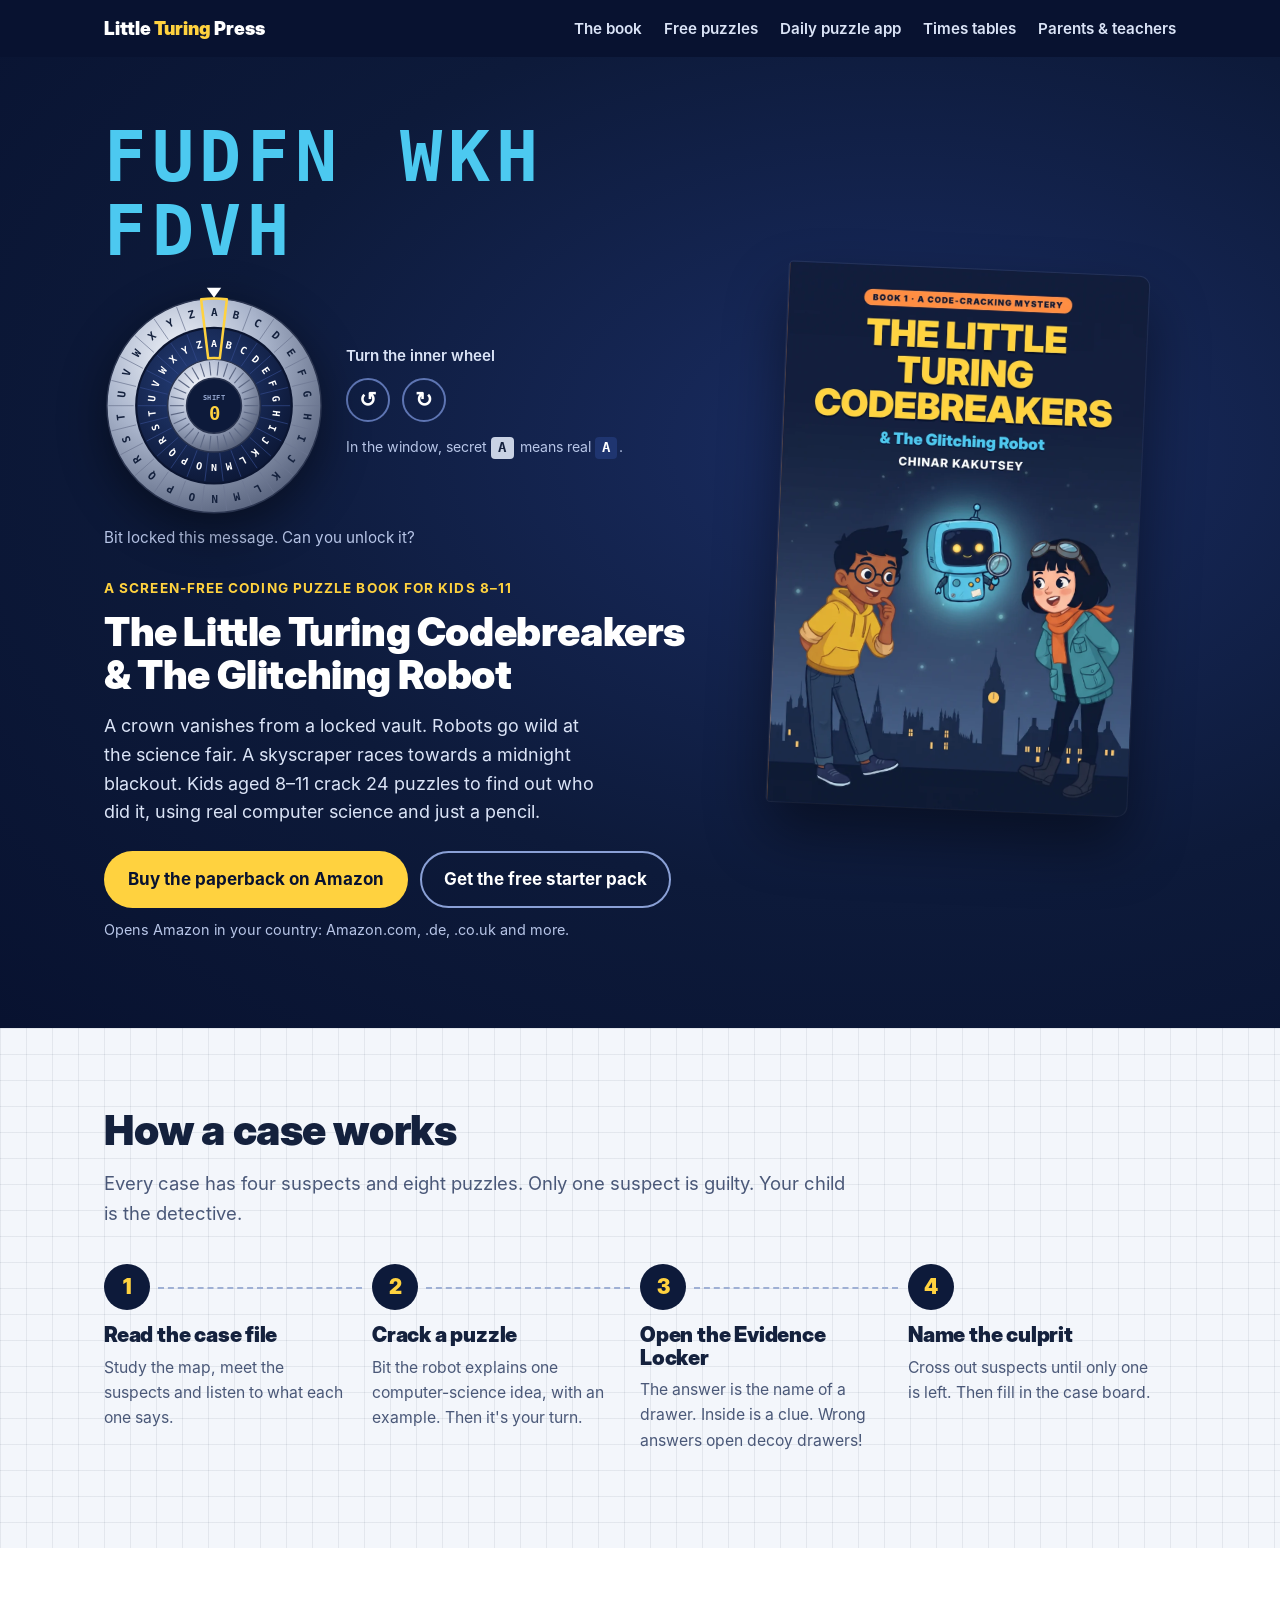
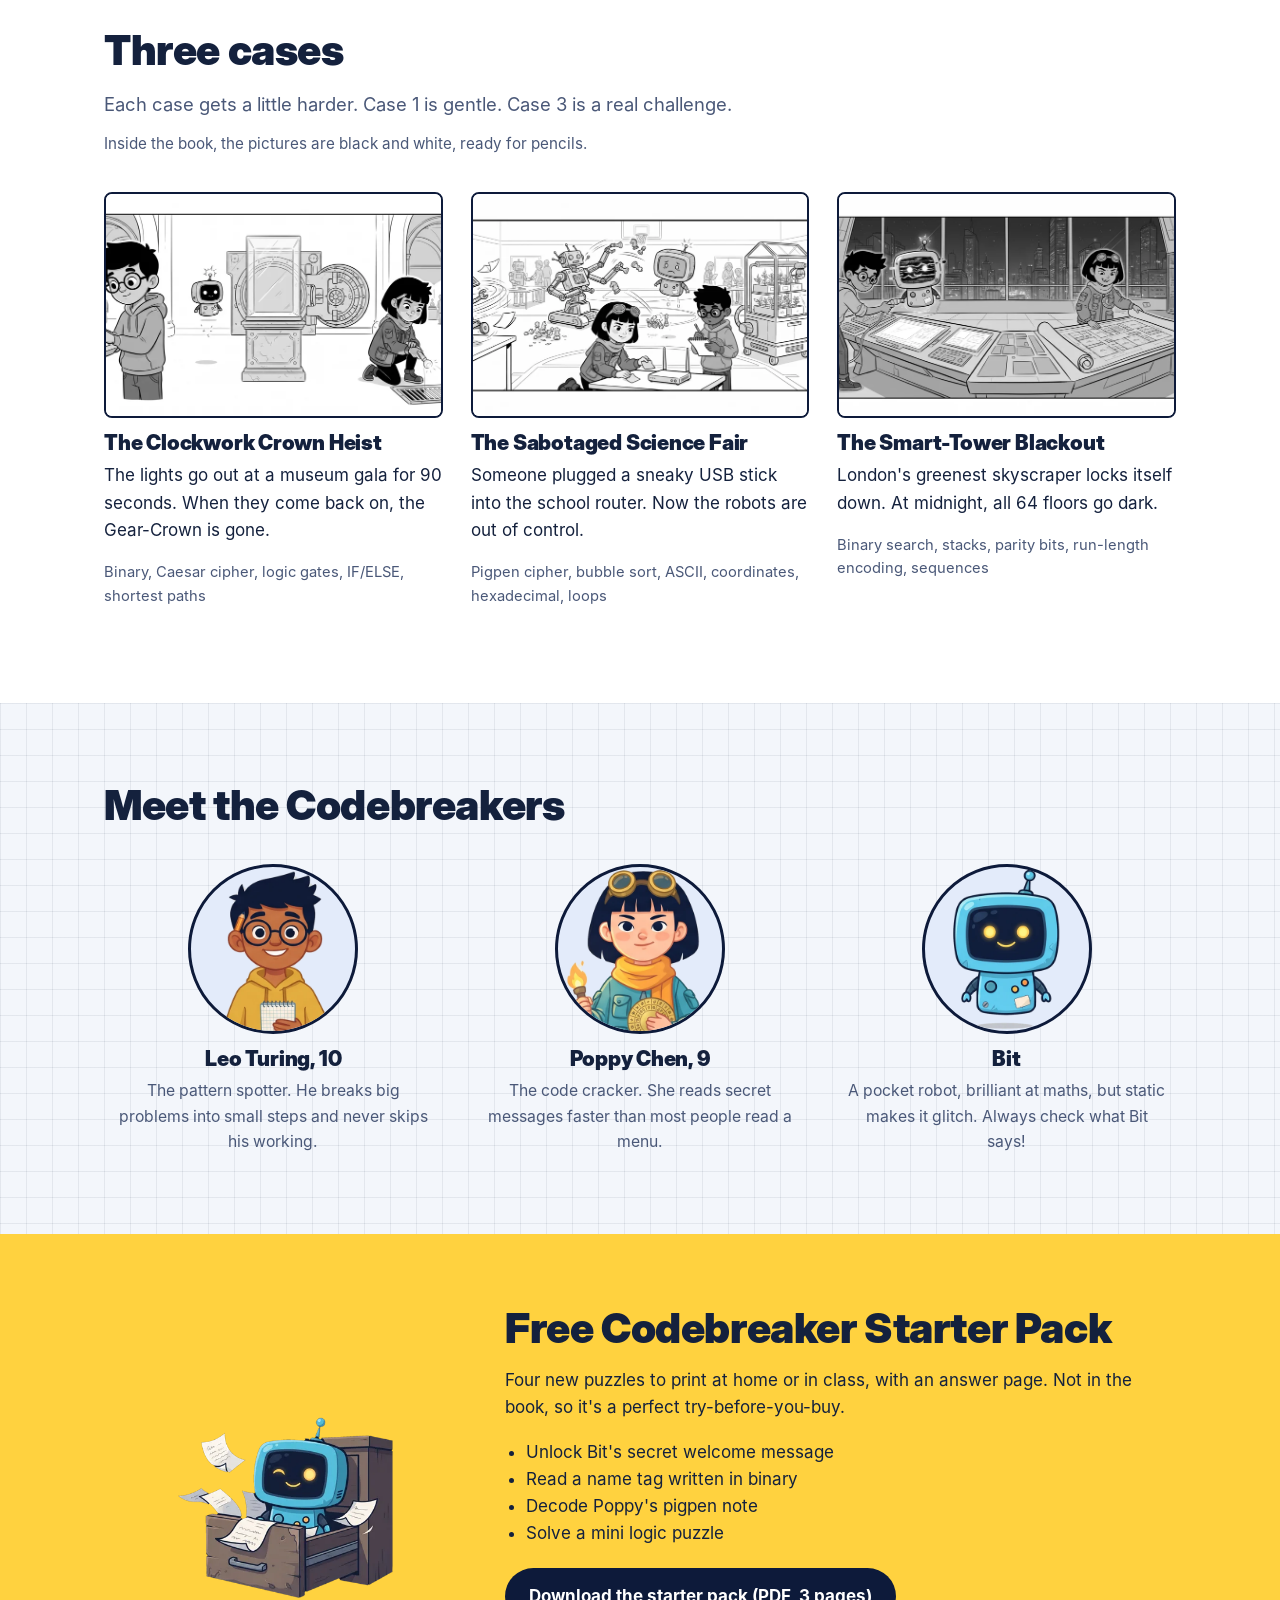
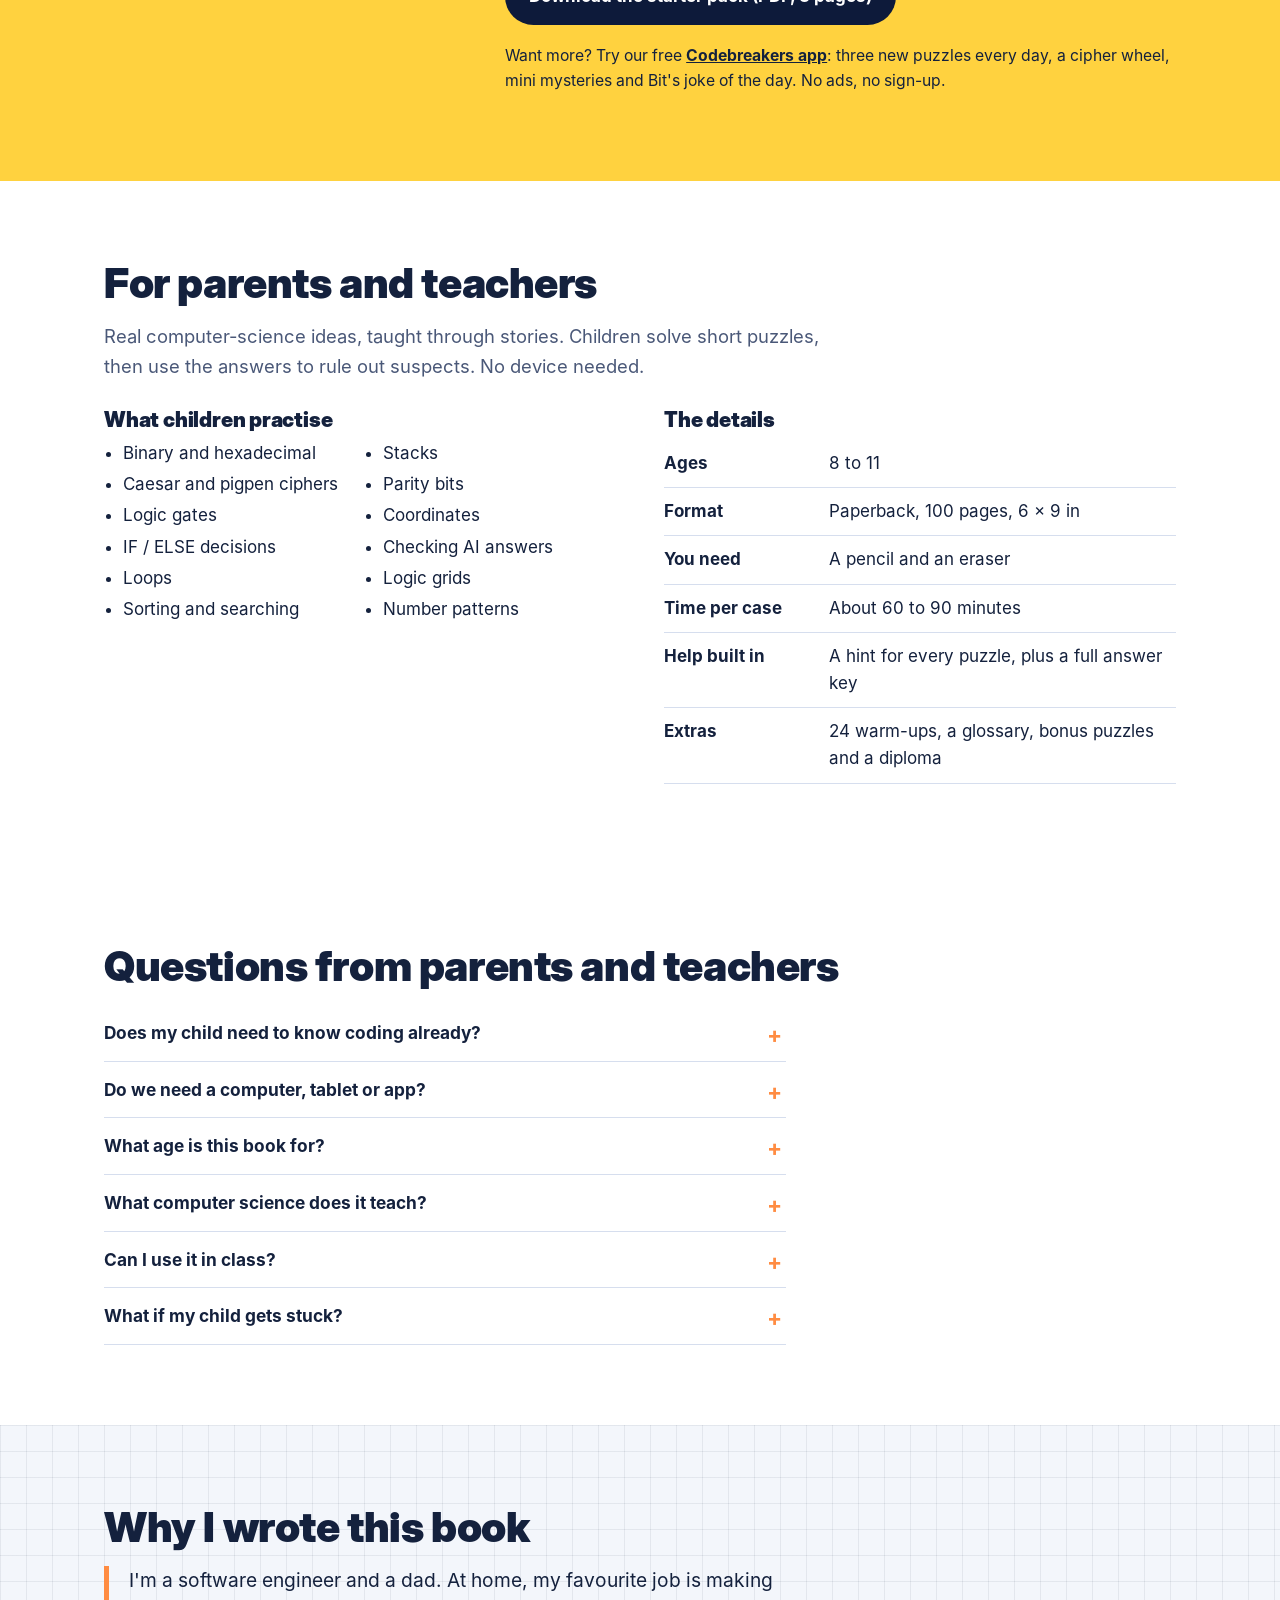
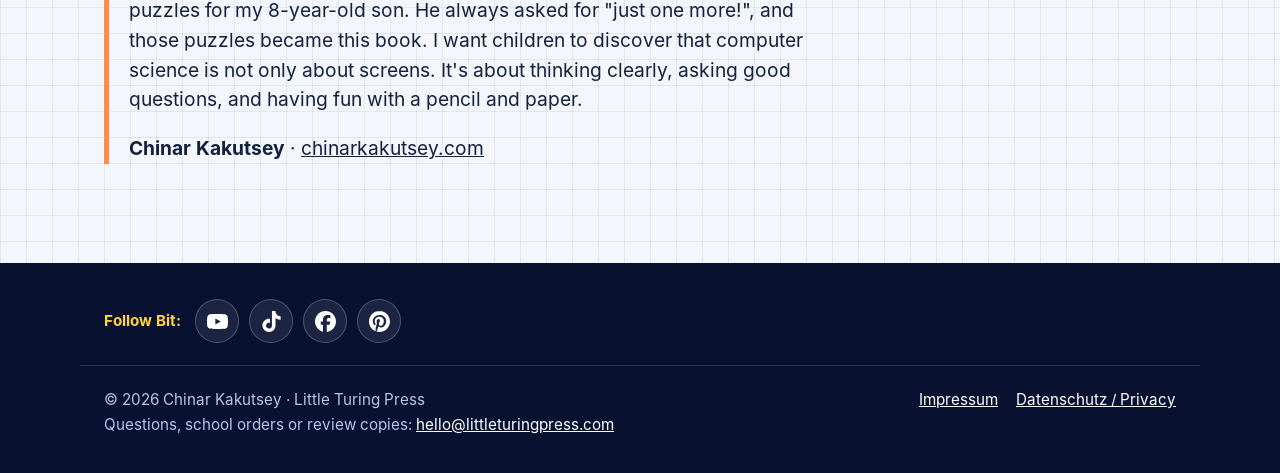
<file: index.html>
<!doctype html>
<html lang="en">
<head>
<meta charset="utf-8">
<meta name="viewport" content="width=device-width, initial-scale=1">
<title>Coding Puzzle Book for Kids 8–11 · The Little Turing Codebreakers</title>
<meta name="description" content="Three mysteries, 24 code-cracking puzzles. Kids aged 8–11 learn binary, ciphers, logic and algorithms with a pencil, no screen needed. Free printable starter pack.">
<meta name="author" content="Chinar Kakutsey">
<meta name="theme-color" content="#0d1a3a">
<link rel="canonical" href="https://littleturingpress.com/">
<link rel="icon" href="assets/favicon.svg" type="image/svg+xml">
<link rel="apple-touch-icon" href="assets/apple-touch-icon.png">
<link rel="preload" href="assets/fonts/InterDisplay-Black.woff" as="font" type="font/woff" crossorigin>
<link rel="stylesheet" href="assets/site.css?v=8">
<meta property="og:site_name" content="Little Turing Press">
<meta property="og:locale" content="en_GB">
<meta property="og:title" content="The Little Turing Codebreakers & The Glitching Robot">
<meta property="og:description" content="A screen-free coding mystery for kids 8–11. Crack the codes, open the Evidence Locker, catch the culprit.">
<meta property="og:image" content="https://littleturingpress.com/assets/img/og-image.jpg">
<meta property="og:image:width" content="1200">
<meta property="og:image:height" content="630">
<meta property="og:image:alt" content="The Little Turing Codebreakers book cover with Leo, Poppy and Bit the robot.">
<meta property="og:url" content="https://littleturingpress.com/">
<meta property="og:type" content="book">
<meta property="book:author" content="Chinar Kakutsey">
<meta name="twitter:card" content="summary_large_image">
<script type="application/ld+json">
{
  "@context": "https://schema.org",
  "@graph": [
    {
      "@type": "Organization",
      "@id": "https://littleturingpress.com/#publisher",
      "name": "Little Turing Press",
      "url": "https://littleturingpress.com/",
      "logo": "https://littleturingpress.com/assets/apple-touch-icon.png",
      "email": "hello@littleturingpress.com",
      "sameAs": ["https://www.youtube.com/@littleturingpress", "https://www.tiktok.com/@littleturingpress", "https://www.facebook.com/profile.php?id=61596338522125", "https://www.pinterest.com/littleturingpress/"],
      "founder": { "@id": "https://chinarkakutsey.com/#person" }
    },
    {
      "@type": "Person",
      "@id": "https://chinarkakutsey.com/#person",
      "name": "Chinar Kakutsey",
      "url": "https://chinarkakutsey.com/",
      "jobTitle": "Software engineer and children's author"
    },
    {
      "@type": "WebSite",
      "@id": "https://littleturingpress.com/#website",
      "url": "https://littleturingpress.com/",
      "name": "Little Turing Press",
      "inLanguage": "en",
      "publisher": { "@id": "https://littleturingpress.com/#publisher" }
    },
    {
      "@type": "Book",
      "@id": "https://littleturingpress.com/#book",
      "name": "The Little Turing Codebreakers & The Glitching Robot",
      "alternateName": "The Little Turing Codebreakers, Book 1",
      "description": "A screen-free coding mystery puzzle book for kids aged 8–11. Three cases and 24 puzzles teach binary, ciphers, logic gates, loops, sorting and searching with just a pencil.",
      "url": "https://littleturingpress.com/",
      "image": "https://littleturingpress.com/assets/img/cover.webp",
      "author": { "@id": "https://chinarkakutsey.com/#person" },
      "publisher": { "@id": "https://littleturingpress.com/#publisher" },
      "inLanguage": "en",
      "bookFormat": "https://schema.org/Paperback",
      "numberOfPages": 100,
      "genre": ["Children's puzzle book", "Mystery", "Computer science for kids"],
      "isPartOf": { "@type": "BookSeries", "name": "The Little Turing Codebreakers" },
      "position": 1,
      "typicalAgeRange": "8-11",
      "audience": { "@type": "PeopleAudience", "suggestedMinAge": 8, "suggestedMaxAge": 11 },
      "about": ["Binary numbers", "Caesar cipher", "Pigpen cipher", "Logic gates", "Algorithms", "Sorting", "Binary search", "Hexadecimal", "Computational thinking"],
      "character": [
        { "@type": "Person", "name": "Leo Turing" },
        { "@type": "Person", "name": "Poppy Chen" },
        { "@type": "Person", "name": "Bit" }
      ]
    }
  ]
}
</script>
</head>
<body>

<header class="site-head has-menu">
  <div class="wrap">
    <a class="brand" href="./">Little <span>Turing</span> Press</a>
    <button class="menu-btn" type="button" aria-expanded="false" aria-controls="main-nav" aria-label="Menu"><span></span><span></span><span></span></button>
    <nav class="nav" id="main-nav" aria-label="Main">
      <a href="#book">The book</a>
      <a href="#free">Free puzzles</a>
      <a href="app/">Daily puzzle app</a>
      <a href="app/times.html">Times tables</a>
      <a href="#parents">Parents &amp; teachers</a>
    </nav>
  </div>
</header>

<main>
<section class="hero" id="book">
  <div class="wrap">
    <div>
      <div class="cipher" id="cipher">
        <p class="cipher-text" id="cipher-text" aria-live="polite">FUDFN WKH FDVH</p>
        <div class="dial">
          <svg class="wheel" id="wheel" viewBox="-152 -164 304 316" role="slider" tabindex="0" aria-label="Cipher wheel" aria-valuemin="0" aria-valuemax="25" aria-valuenow="0">
            <defs>
              <radialGradient id="w-metal" cx="35%" cy="28%" r="85%"><stop offset="0" stop-color="#f4f7fc"/><stop offset=".45" stop-color="#aab5cc"/><stop offset="1" stop-color="#4a5570"/></radialGradient>
              <radialGradient id="w-face" cx="40%" cy="35%" r="75%"><stop offset="0" stop-color="#26407c"/><stop offset="1" stop-color="#0a1430"/></radialGradient>
              <radialGradient id="w-knob" cx="35%" cy="30%" r="80%"><stop offset="0" stop-color="#f6f8fd"/><stop offset=".5" stop-color="#a9b4cc"/><stop offset="1" stop-color="#4b556e"/></radialGradient>
            </defs>
            <polygon class="w-ptr" points="0,-149 -10,-163 10,-163"/>
            <circle r="148" fill="url(#w-metal)"/>
            <circle r="148" fill="none" stroke="#2b3550" stroke-width="2"/>
            <g class="w-outer"></g>
            <circle r="109" fill="#0b1531"/>
            <g class="w-rot">
              <circle r="106" fill="url(#w-face)"/>
              <g class="w-inner"></g>
              <circle r="64" fill="url(#w-knob)" stroke="#2b3550" stroke-width="2"/>
              <g class="w-grip"></g>
            </g>
            <circle r="38" fill="#0d1a3a" stroke="#2b3550" stroke-width="2"/>
            <text class="w-cap" y="-8" text-anchor="middle">SHIFT</text>
            <text class="w-num" id="wheel-num" y="20" text-anchor="middle">0</text>
            <path class="w-win" d=""/>
          </svg>
          <div class="dial-side">
            <p class="dial-label">Turn the inner wheel</p>
            <div class="dial-ctl">
              <button class="dial-btn" type="button" id="dial-minus" aria-label="Turn the wheel back one step">↺</button>
              <button class="dial-btn" type="button" id="dial-plus" aria-label="Turn the wheel forward one step">↻</button>
            </div>
            <p class="dial-key">In the window, secret <b>A</b> means real <b class="real" id="key-real">A</b>.</p>
          </div>
        </div>
        <p class="cipher-note" id="cipher-note">Bit locked this message. Can you unlock it?</p>
      </div>

      <p class="eyebrow">A screen-free coding puzzle book for kids 8–11</p>
      <h1>The Little Turing Codebreakers &amp; The Glitching Robot</h1>
      <p class="sub">A crown vanishes from a locked vault. Robots go wild at the science fair. A skyscraper races towards a midnight blackout. Kids aged 8–11 crack 24 puzzles to find out who did it, using real computer science and just a pencil.</p>
      <div class="buttons">
        <a class="btn btn-primary" href="https://mybook.to/aDLbyq" rel="noopener" data-goatcounter-click="buy-amazon">Buy the paperback on Amazon</a>
        <a class="btn btn-ghost" href="#free">Get the free starter pack</a>
      </div>
      <p class="store-note">Opens Amazon in your country: Amazon.com, .de, .co.uk and more.</p>
    </div>
    <img class="cover" src="assets/img/cover.webp" width="900" height="1350" alt="Book cover: Bit the robot holding a magnifying glass, with Leo and Poppy, above the London skyline at night.">
  </div>
</section>

<section class="paper">
  <div class="wrap">
    <h2>How a case works</h2>
    <p class="lead measure">Every case has four suspects and eight puzzles. Only one suspect is guilty. Your child is the detective.</p>
    <ol class="steps">
      <li><h3>Read the case file</h3><p>Study the map, meet the suspects and listen to what each one says.</p></li>
      <li><h3>Crack a puzzle</h3><p>Bit the robot explains one computer-science idea, with an example. Then it's your turn.</p></li>
      <li><h3>Open the Evidence Locker</h3><p>The answer is the name of a drawer. Inside is a clue. Wrong answers open decoy drawers!</p></li>
      <li><h3>Name the culprit</h3><p>Cross out suspects until only one is left. Then fill in the case board.</p></li>
    </ol>
  </div>
</section>

<section class="paper plain">
  <div class="wrap">
    <h2>Three cases</h2>
    <p class="lead measure">Each case gets a little harder. Case 1 is gentle. Case 3 is a real challenge.</p>
    <p class="inside-note">Inside the book, the pictures are black and white, ready for pencils.</p>
    <div class="cases">
      <article class="case">
        <img src="assets/img/case1.webp" width="1100" height="467" alt="Leo, Poppy and Bit at the empty display case in a museum vault." loading="lazy">
        <h3>The Clockwork Crown Heist</h3>
        <p>The lights go out at a museum gala for 90 seconds. When they come back on, the Gear-Crown is gone.</p>
        <p class="topics">Binary, Caesar cipher, logic gates, IF/ELSE, shortest paths</p>
      </article>
      <article class="case">
        <img src="assets/img/case2.webp" width="1100" height="467" alt="Robots going wild in a school gym while Poppy finds a note by the router." loading="lazy">
        <h3>The Sabotaged Science Fair</h3>
        <p>Someone plugged a sneaky USB stick into the school router. Now the robots are out of control.</p>
        <p class="topics">Pigpen cipher, bubble sort, ASCII, coordinates, hexadecimal, loops</p>
      </article>
      <article class="case">
        <img src="assets/img/case3.webp" width="1100" height="467" alt="Leo plugs Bit into a control desk at the top of a dark skyscraper." loading="lazy">
        <h3>The Smart-Tower Blackout</h3>
        <p>London's greenest skyscraper locks itself down. At midnight, all 64 floors go dark.</p>
        <p class="topics">Binary search, stacks, parity bits, run-length encoding, sequences</p>
      </article>
    </div>
  </div>
</section>

<section class="paper">
  <div class="wrap">
    <h2>Meet the Codebreakers</h2>
    <div class="team">
      <div class="member"><img src="assets/img/leo.webp" width="420" height="420" alt="Leo, a boy with glasses and a yellow hoodie, holding a notebook." loading="lazy"><h3>Leo Turing, 10</h3><p>The pattern spotter. He breaks big problems into small steps and never skips his working.</p></div>
      <div class="member"><img src="assets/img/poppy.webp" width="420" height="420" alt="Poppy, a girl with goggles and an orange scarf, holding a torch and a cipher wheel." loading="lazy"><h3>Poppy Chen, 9</h3><p>The code cracker. She reads secret messages faster than most people read a menu.</p></div>
      <div class="member"><img src="assets/img/bit.webp" width="420" height="420" alt="Bit, a small blue robot with a screen for a face." loading="lazy"><h3>Bit</h3><p>A pocket robot, brilliant at maths, but static makes it glitch. Always check what Bit says!</p></div>
    </div>
  </div>
</section>

<section class="freebie" id="free">
  <div class="wrap">
    <img src="assets/img/bit-drawer.webp" width="500" height="500" alt="Bit the robot popping out of a filing drawer full of papers." loading="lazy">
    <div>
      <h2>Free Codebreaker Starter Pack</h2>
      <p class="measure">Four new puzzles to print at home or in class, with an answer page. Not in the book, so it's a perfect try-before-you-buy.</p>
      <ul>
        <li>Unlock Bit's secret welcome message</li>
        <li>Read a name tag written in binary</li>
        <li>Decode Poppy's pigpen note</li>
        <li>Solve a mini logic puzzle</li>
      </ul>
      <a class="btn btn-primary" href="assets/Codebreaker-Starter-Pack.pdf" download data-goatcounter-click="starter-pack-download" data-goatcounter-title="Starter pack download">Download the starter pack (PDF, 3 pages)</a>
      <p class="app-note">Want more? Try our free <a href="app/">Codebreakers app</a>: three new puzzles every day, a cipher wheel, mini mysteries and Bit's joke of the day. No ads, no sign-up.</p>
    </div>
  </div>
</section>

<section class="paper plain" id="parents">
  <div class="wrap">
    <h2>For parents and teachers</h2>
    <p class="lead measure">Real computer-science ideas, taught through stories. Children solve short puzzles, then use the answers to rule out suspects. No device needed.</p>
    <div class="two">
      <div>
        <h3>What children practise</h3>
        <ul class="topic-list">
          <li>Binary and hexadecimal</li><li>Caesar and pigpen ciphers</li><li>Logic gates</li><li>IF / ELSE decisions</li>
          <li>Loops</li><li>Sorting and searching</li><li>Stacks</li><li>Parity bits</li>
          <li>Coordinates</li><li>Checking AI answers</li><li>Logic grids</li><li>Number patterns</li>
        </ul>
      </div>
      <div>
        <h3>The details</h3>
        <ul class="facts">
          <li><b>Ages</b>8 to 11</li>
          <li><b>Format</b>Paperback, 100 pages, 6 × 9 in</li>
          <li><b>You need</b>A pencil and an eraser</li>
          <li><b>Time per case</b>About 60 to 90 minutes</li>
          <li><b>Help built in</b>A hint for every puzzle, plus a full answer key</li>
          <li><b>Extras</b>24 warm-ups, a glossary, bonus puzzles and a diploma</li>
        </ul>
      </div>
    </div>
  </div>
</section>

<section class="paper plain" id="faq">
  <div class="wrap">
    <h2>Questions from parents and teachers</h2>
    <div class="faq measure">
      <details><summary>Does my child need to know coding already?</summary><p>No. Bit the robot explains each idea with an example before every puzzle. Case 1 is gentle, so complete beginners can start there.</p></details>
      <details><summary>Do we need a computer, tablet or app?</summary><p>No. Everything happens on paper. Your child only needs a pencil and an eraser.</p></details>
      <details><summary>What age is this book for?</summary><p>Ages 8 to 11. Younger children can solve it with a parent. Older children will enjoy the harder cases.</p></details>
      <details><summary>What computer science does it teach?</summary><p>Binary and hexadecimal, Caesar and pigpen ciphers, logic gates, IF / ELSE, loops, sorting, binary search, stacks, parity bits and more. These match the ideas in many primary computing curricula.</p></details>
      <details><summary>Can I use it in class?</summary><p>Yes. Each case takes about 60 to 90 minutes and works well for a coding club or a computing lesson. The free starter pack is ready to print. For school orders, write to <a href="mailto:hello@littleturingpress.com">hello@littleturingpress.com</a>.</p></details>
      <details><summary>What if my child gets stuck?</summary><p>Every puzzle has a hint. There is also a full answer key at the back of the book.</p></details>
    </div>
  </div>
</section>

<section class="paper">
  <div class="wrap author">
    <h2>Why I wrote this book</h2>
    <blockquote>
      <p>I'm a software engineer and a dad. At home, my favourite job is making puzzles for my 8-year-old son. He always asked for "just one more!", and those puzzles became this book. I want children to discover that computer science is not only about screens. It's about thinking clearly, asking good questions, and having fun with a pencil and paper.</p>
      <p><b>Chinar Kakutsey</b> · <a href="https://chinarkakutsey.com">chinarkakutsey.com</a></p>
    </blockquote>
  </div>
</section>
</main>

<footer class="site-foot">
  <div class="wrap social"><span>Follow Bit:</span><a href="https://www.youtube.com/@littleturingpress" target="_blank" rel="noopener me" aria-label="YouTube" title="YouTube" data-goatcounter-click="social-youtube" data-goatcounter-title="Social: YouTube"><svg viewBox="0 0 24 24" aria-hidden="true"><path d="M23.498 6.186a3.02 3.02 0 0 0-2.122-2.136C19.505 3.545 12 3.545 12 3.545s-7.505 0-9.377.505A3.02 3.02 0 0 0 .502 6.186C0 8.07 0 12 0 12s0 3.93.502 5.814a3.02 3.02 0 0 0 2.122 2.136c1.871.505 9.376.505 9.376.505s7.505 0 9.377-.505a3.02 3.02 0 0 0 2.122-2.136C24 15.93 24 12 24 12s0-3.93-.502-5.814M9.545 15.568V8.432L15.818 12z"/></svg></a><a href="https://www.tiktok.com/@littleturingpress" target="_blank" rel="noopener me" aria-label="TikTok" title="TikTok" data-goatcounter-click="social-tiktok" data-goatcounter-title="Social: TikTok"><svg viewBox="0 0 24 24" aria-hidden="true"><path d="M12.525.02c1.31-.02 2.61-.01 3.91-.02.08 1.53.63 3.09 1.75 4.17 1.12 1.11 2.7 1.62 4.24 1.79v4.03c-1.44-.05-2.89-.35-4.2-.97-.57-.26-1.1-.59-1.62-.93-.01 2.92.01 5.84-.02 8.75-.08 1.4-.54 2.79-1.35 3.94-1.31 1.92-3.58 3.17-5.91 3.21-1.43.08-2.86-.31-4.08-1.03-2.02-1.19-3.44-3.37-3.65-5.71-.02-.5-.03-1-.01-1.49.18-1.9 1.12-3.72 2.58-4.96 1.66-1.44 3.98-2.13 6.15-1.72.02 1.48-.04 2.96-.04 4.44-.99-.32-2.15-.23-3.02.37-.63.41-1.11 1.04-1.36 1.75-.21.51-.15 1.07-.14 1.61.24 1.64 1.82 3.02 3.5 2.87 1.12-.01 2.19-.66 2.77-1.61.19-.33.4-.67.41-1.06.1-1.79.06-3.57.07-5.36.01-4.03-.01-8.05.02-12.07"/></svg></a><a href="https://www.facebook.com/profile.php?id=61596338522125" target="_blank" rel="noopener me" aria-label="Facebook" title="Facebook" data-goatcounter-click="social-facebook" data-goatcounter-title="Social: Facebook"><svg viewBox="0 0 24 24" aria-hidden="true"><path d="M9.101 23.691v-7.98H6.627v-3.667h2.474v-1.58c0-4.085 1.848-5.978 5.858-5.978.401 0 .955.042 1.468.103a9 9 0 0 1 1.141.195v3.325a9 9 0 0 0-.653-.036 27 27 0 0 0-.733-.009c-.707 0-1.259.096-1.675.309a1.7 1.7 0 0 0-.679.622c-.258.42-.374.995-.374 1.752v1.297h3.919l-.386 2.103-.287 1.564h-3.246v8.245C19.396 23.238 24 18.179 24 12.044c0-6.627-5.373-12-12-12s-12 5.373-12 12c0 5.628 3.874 10.35 9.101 11.647"/></svg></a><a href="https://www.pinterest.com/littleturingpress/" target="_blank" rel="noopener me" aria-label="Pinterest" title="Pinterest" data-goatcounter-click="social-pinterest" data-goatcounter-title="Social: Pinterest"><svg viewBox="0 0 24 24" aria-hidden="true"><path d="M12.017 0C5.396 0 .029 5.367.029 11.987c0 5.079 3.158 9.417 7.618 11.162-.105-.949-.199-2.403.041-3.439.219-.937 1.406-5.957 1.406-5.957s-.359-.72-.359-1.781c0-1.663.967-2.911 2.168-2.911 1.024 0 1.518.769 1.518 1.688 0 1.029-.653 2.567-.992 3.992-.285 1.193.6 2.165 1.775 2.165 2.128 0 3.768-2.245 3.768-5.487 0-2.861-2.063-4.869-5.008-4.869-3.41 0-5.409 2.562-5.409 5.199 0 1.033.394 2.143.889 2.741.099.12.112.225.085.345-.09.375-.293 1.199-.334 1.363-.053.225-.172.271-.401.165-1.495-.69-2.433-2.878-2.433-4.646 0-3.776 2.748-7.252 7.92-7.252 4.158 0 7.392 2.967 7.392 6.923 0 4.135-2.607 7.462-6.233 7.462-1.214 0-2.354-.629-2.758-1.379l-.749 2.848c-.269 1.045-1.004 2.352-1.498 3.146 1.123.345 2.306.535 3.55.535 6.607 0 11.985-5.365 11.985-11.987C23.97 5.39 18.592.026 11.985.026z"/></svg></a></div>
  <div class="wrap">
    <div>© 2026 Chinar Kakutsey · Little Turing Press<br>Questions, school orders or review copies: <a href="mailto:hello@littleturingpress.com">hello@littleturingpress.com</a></div>
    <nav aria-label="Legal"><a href="impressum.html">Impressum</a><a href="datenschutz.html">Datenschutz / Privacy</a></nav>
  </div>
</footer>

<script src="assets/site.js?v=6" defer></script>
<script data-goatcounter="https://littleturingpress.goatcounter.com/count" async src="//gc.zgo.at/count.js"></script>
</body>
</html>
</file>
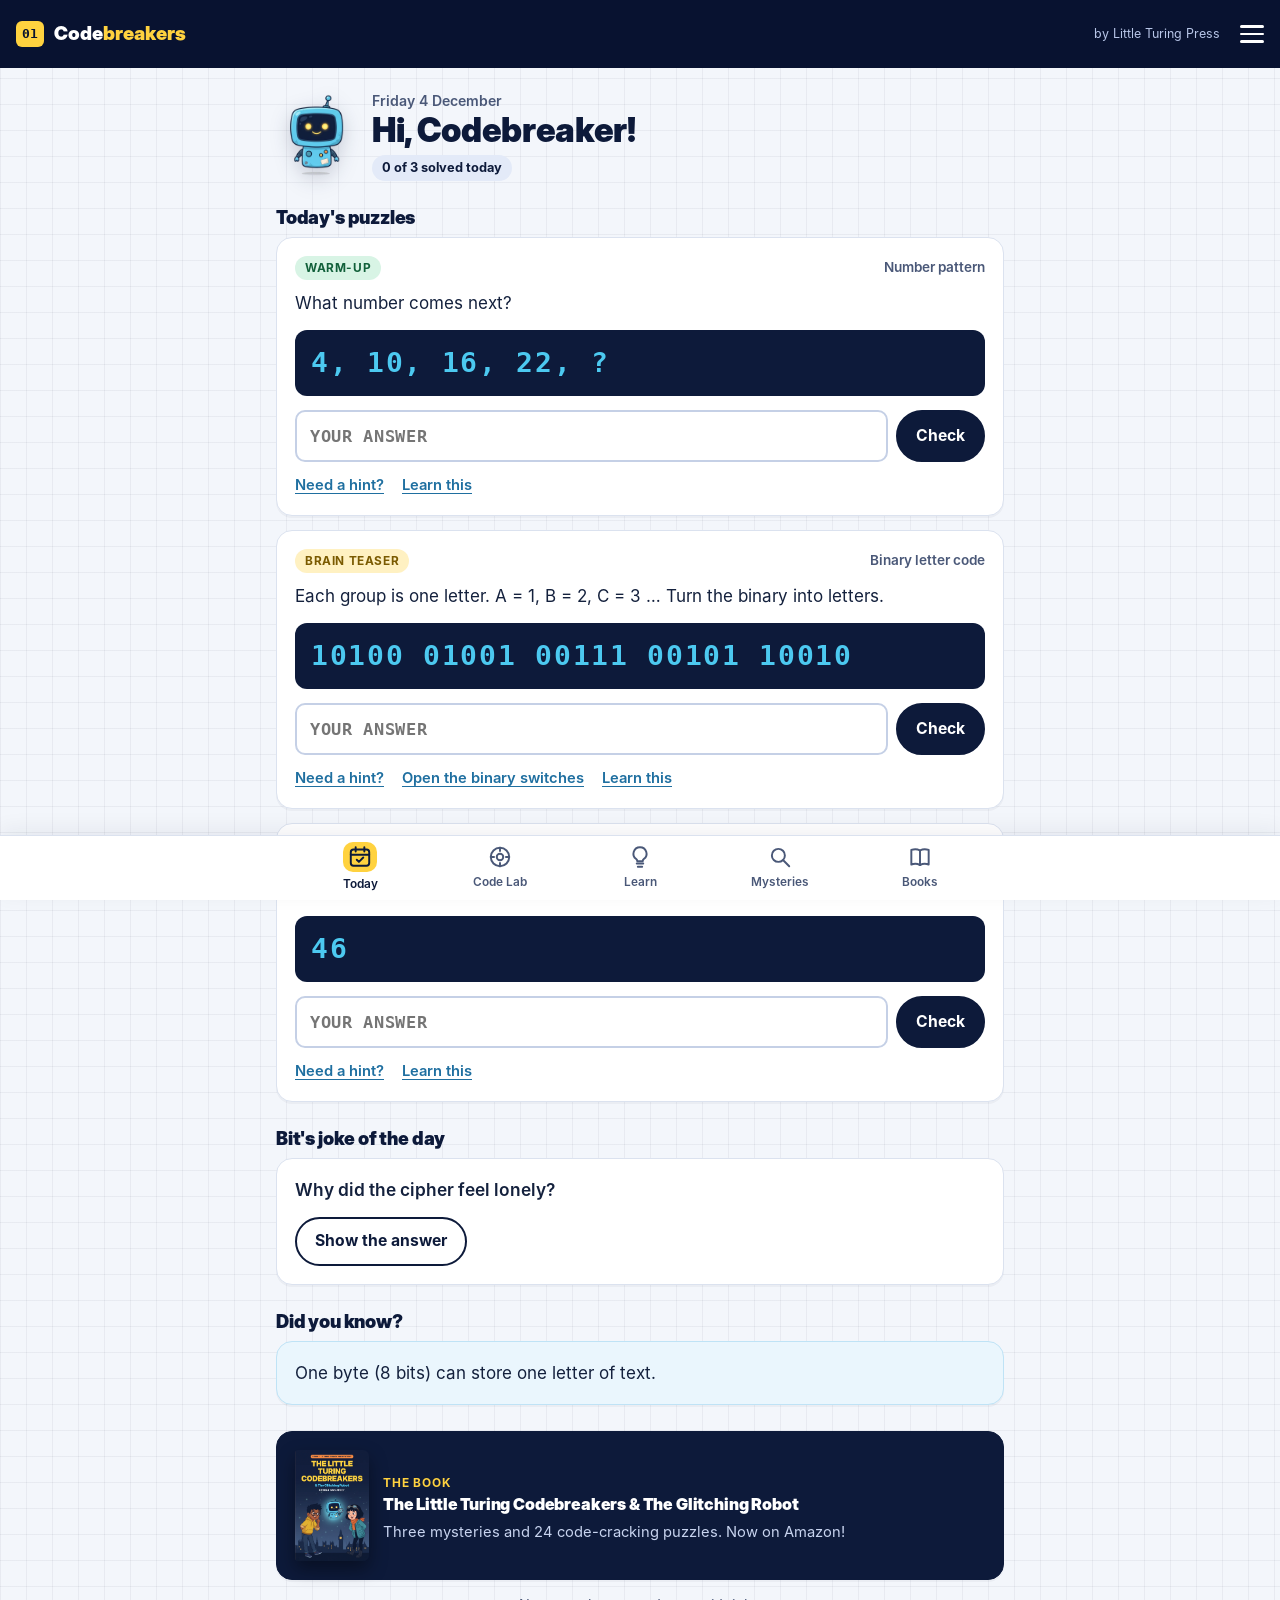
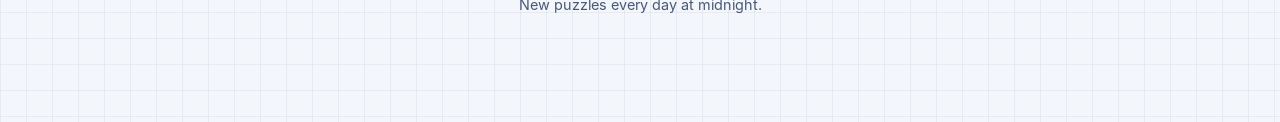
<file: app/index.html>
<!doctype html>
<html lang="en">
<head>
<meta charset="utf-8">
<meta name="viewport" content="width=device-width, initial-scale=1, viewport-fit=cover">
<title>Codebreakers · Daily code puzzles for kids</title>
<meta name="description" content="Daily code-cracking puzzles, Bit's joke of the day, a cipher wheel, binary switches, pigpen and mini mysteries. For kids aged 8–11. No ads, no tracking.">
<meta name="theme-color" content="#081230">
<link rel="manifest" href="manifest.webmanifest">
<link rel="icon" href="icons/icon-192.png" type="image/png">
<link rel="apple-touch-icon" href="icons/icon-180.png">
<link rel="stylesheet" href="app.css?v=3">
</head>
<body>
<header class="topbar">
  <a class="logo" href="#/today"><span class="logo-mark" aria-hidden="true">01</span><span>Code<b>breakers</b></span></a>
  <div class="top-r"><span class="by">by Little Turing Press</span><button class="menu-btn" type="button" aria-expanded="false" aria-controls="app-menu" aria-label="Menu"><span></span><span></span><span></span></button></div>
  <nav class="app-menu" id="app-menu" aria-label="Menu">
    <a href="./#/today">Today's puzzles</a>
    <a href="./#/lab">Code Lab</a>
    <a href="times.html">Times tables</a>
    <a href="./#/learn">Learn</a>
    <a href="./#/mysteries">Mini mysteries</a>
    <a href="./#/books">Books</a>
    <a class="out" href="../">Little Turing Press website</a>
    <a class="out" href="../#parents">Parents &amp; teachers</a>
  </nav>
</header>

<main id="view" class="view" tabindex="-1"></main>

<nav class="tabbar" aria-label="Main">
  <a href="#/today" data-tab="today"><svg viewBox="0 0 24 24" aria-hidden="true"><rect x="3.5" y="5" width="17" height="15" rx="2.5"/><path d="M3.5 10h17M8 3v4M16 3v4"/><path d="M9 14.5l2 2 4-4"/></svg><span>Today</span></a>
  <a href="#/lab" data-tab="lab"><svg viewBox="0 0 24 24" aria-hidden="true"><circle cx="12" cy="12" r="8.5"/><circle cx="12" cy="12" r="3"/><path d="M12 3.5v3M20.5 12h-3M12 20.5v-3M3.5 12h3"/></svg><span>Code Lab</span></a>
  <a href="#/learn" data-tab="learn"><svg viewBox="0 0 24 24" aria-hidden="true"><path d="M9 18h6M10 21h4"/><path d="M12 3a6 6 0 0 0-3.5 10.9c.6.5 1 1.2 1 2.1h5c0-.9.4-1.6 1-2.1A6 6 0 0 0 12 3z"/></svg><span>Learn</span></a>
  <a href="#/mysteries" data-tab="mysteries"><svg viewBox="0 0 24 24" aria-hidden="true"><circle cx="10.5" cy="10.5" r="6"/><path d="M15 15l5.5 5.5"/></svg><span>Mysteries</span></a>
  <a href="#/books" data-tab="books"><svg viewBox="0 0 24 24" aria-hidden="true"><path d="M4 5.5C6.5 4.5 9.5 4.5 12 6c2.5-1.5 5.5-1.5 8-.5V19c-2.5-1-5.5-1-8 .5-2.5-1.5-5.5-1.5-8-.5z"/><path d="M12 6v13.5"/></svg><span>Books</span></a>
</nav>

<script>
(function () {
  var btn = document.querySelector(".menu-btn"), nav = document.getElementById("app-menu");
  if (!btn || !nav) return;
  function set(open) { nav.classList.toggle("open", open); btn.setAttribute("aria-expanded", open); }
  btn.addEventListener("click", function () { set(btn.getAttribute("aria-expanded") !== "true"); });
  nav.addEventListener("click", function (e) { if (e.target.closest("a")) set(false); });
  document.addEventListener("click", function (e) { if (!e.target.closest(".topbar")) set(false); });
  document.addEventListener("keydown", function (e) { if (e.key === "Escape") set(false); });
  window.addEventListener("hashchange", function () { set(false); });
})();
</script>
<script src="extras.js?v=1"></script>
<script src="content.js?v=1"></script>
<script src="app.js?v=7"></script>
<script data-goatcounter="https://littleturingpress.goatcounter.com/count" async src="//gc.zgo.at/count.js"></script>
</body>
</html>
</file>
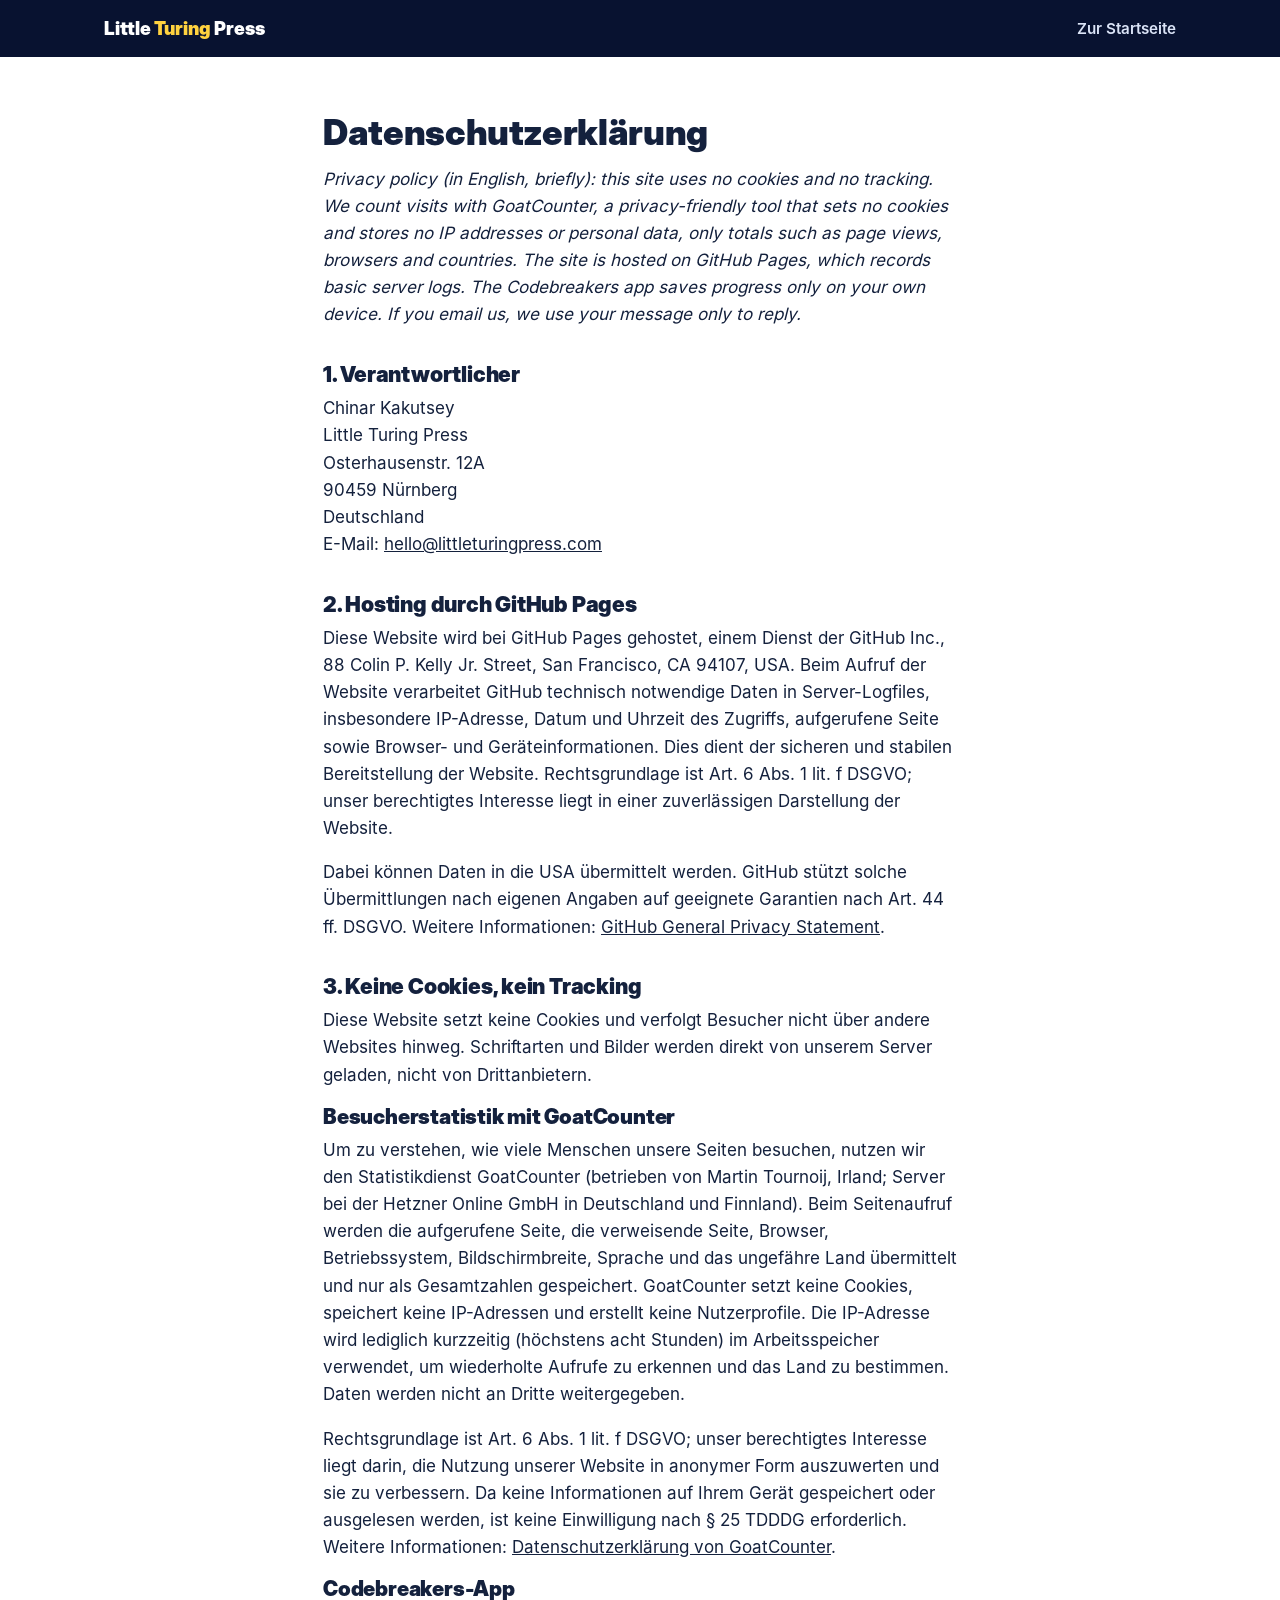
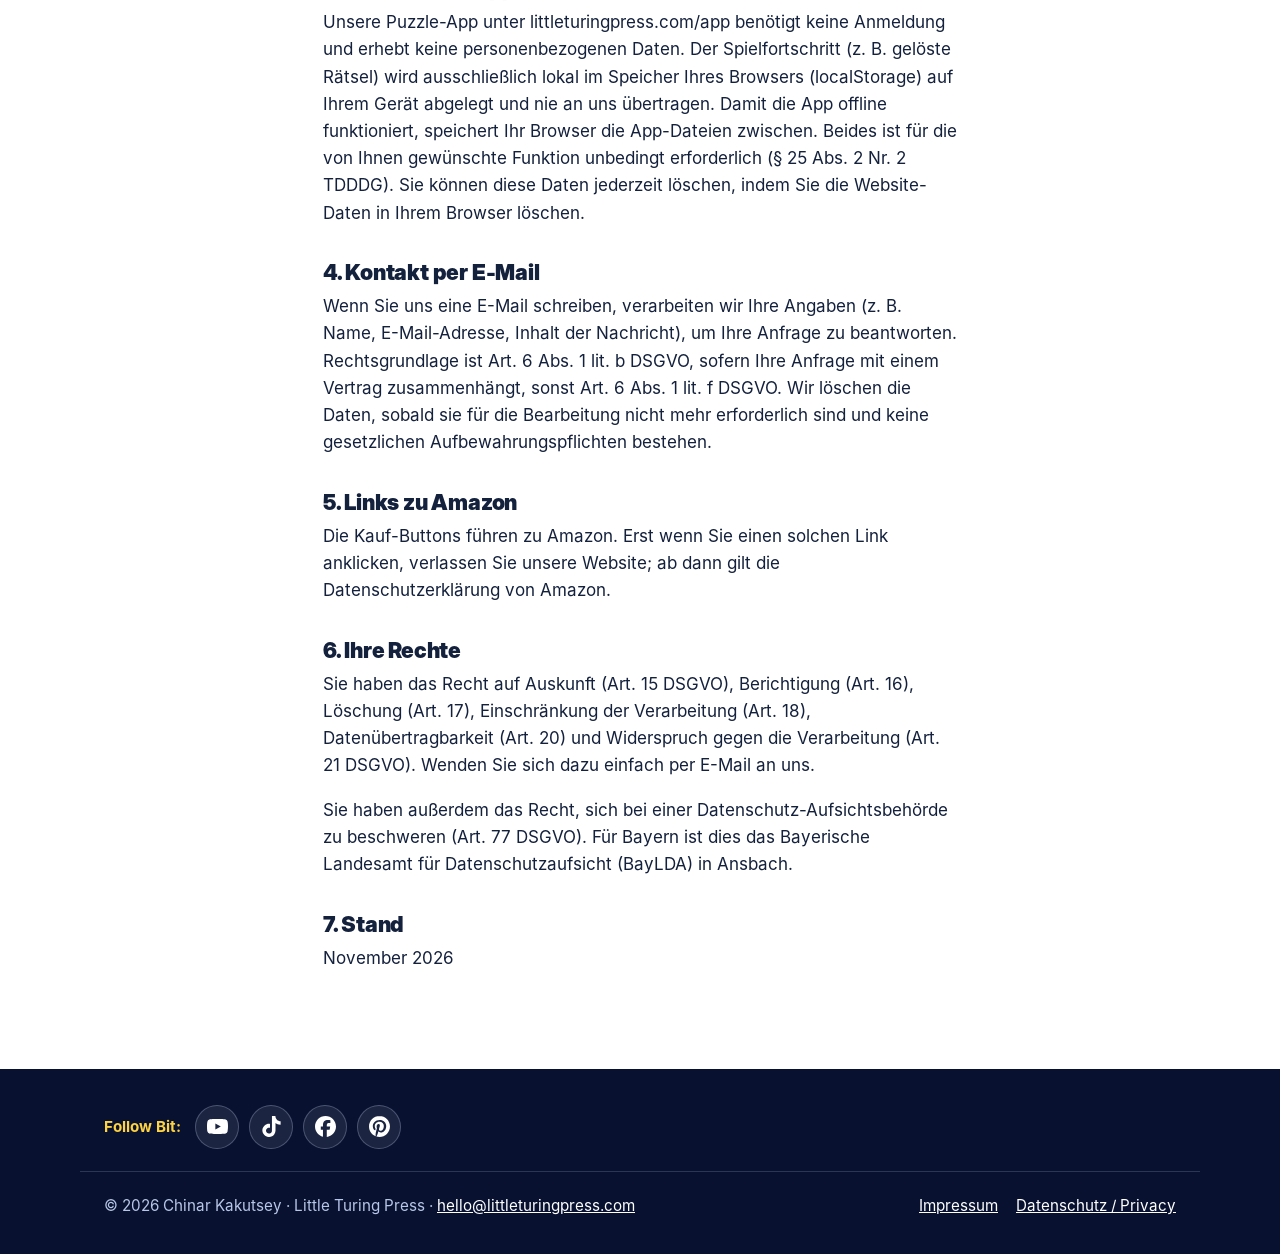
<file: datenschutz.html>
<!doctype html>
<html lang="de">
<head>
<meta charset="utf-8">
<meta name="viewport" content="width=device-width, initial-scale=1">
<title>Datenschutzerklärung · Little Turing Press</title>
<link rel="icon" href="assets/favicon.svg" type="image/svg+xml">
<link rel="stylesheet" href="assets/site.css?v=8">
<meta name="robots" content="noindex">
</head>
<body>
<header class="site-head"><div class="wrap"><a class="brand" href="./">Little <span>Turing</span> Press</a><nav class="nav" aria-label="Main"><a href="./">Zur Startseite</a></nav></div></header>
<main class="legal"><div class="wrap measure">

<h1>Datenschutzerklärung</h1>
<p><i>Privacy policy (in English, briefly): this site uses no cookies and no tracking. We count visits with GoatCounter, a privacy-friendly tool that sets no cookies and stores no IP addresses or personal data, only totals such as page views, browsers and countries. The site is hosted on GitHub Pages, which records basic server logs. The Codebreakers app saves progress only on your own device. If you email us, we use your message only to reply.</i></p>
<h2>1. Verantwortlicher</h2>
<p>Chinar Kakutsey<br>Little Turing Press<br>Osterhausenstr. 12A<br>90459 Nürnberg<br>Deutschland<br>E-Mail: <a href="mailto:hello@littleturingpress.com">hello@littleturingpress.com</a></p>
<h2>2. Hosting durch GitHub Pages</h2>
<p>Diese Website wird bei GitHub Pages gehostet, einem Dienst der GitHub Inc., 88 Colin P. Kelly Jr. Street, San Francisco, CA 94107, USA. Beim Aufruf der Website verarbeitet GitHub technisch notwendige Daten in Server-Logfiles, insbesondere IP-Adresse, Datum und Uhrzeit des Zugriffs, aufgerufene Seite sowie Browser- und Geräteinformationen. Dies dient der sicheren und stabilen Bereitstellung der Website. Rechtsgrundlage ist Art. 6 Abs. 1 lit. f DSGVO; unser berechtigtes Interesse liegt in einer zuverlässigen Darstellung der Website.</p>
<p>Dabei können Daten in die USA übermittelt werden. GitHub stützt solche Übermittlungen nach eigenen Angaben auf geeignete Garantien nach Art. 44 ff. DSGVO. Weitere Informationen: <a href="https://docs.github.com/en/site-policy/privacy-policies/github-general-privacy-statement" rel="noopener">GitHub General Privacy Statement</a>.</p>
<h2>3. Keine Cookies, kein Tracking</h2>
<p>Diese Website setzt keine Cookies und verfolgt Besucher nicht über andere Websites hinweg. Schriftarten und Bilder werden direkt von unserem Server geladen, nicht von Drittanbietern.</p>
<h3>Besucherstatistik mit GoatCounter</h3>
<p>Um zu verstehen, wie viele Menschen unsere Seiten besuchen, nutzen wir den Statistikdienst GoatCounter (betrieben von Martin Tournoij, Irland; Server bei der Hetzner Online GmbH in Deutschland und Finnland). Beim Seitenaufruf werden die aufgerufene Seite, die verweisende Seite, Browser, Betriebssystem, Bildschirmbreite, Sprache und das ungefähre Land übermittelt und nur als Gesamtzahlen gespeichert. GoatCounter setzt keine Cookies, speichert keine IP-Adressen und erstellt keine Nutzerprofile. Die IP-Adresse wird lediglich kurzzeitig (höchstens acht Stunden) im Arbeitsspeicher verwendet, um wiederholte Aufrufe zu erkennen und das Land zu bestimmen. Daten werden nicht an Dritte weitergegeben.</p>
<p>Rechtsgrundlage ist Art. 6 Abs. 1 lit. f DSGVO; unser berechtigtes Interesse liegt darin, die Nutzung unserer Website in anonymer Form auszuwerten und sie zu verbessern. Da keine Informationen auf Ihrem Gerät gespeichert oder ausgelesen werden, ist keine Einwilligung nach § 25 TDDDG erforderlich. Weitere Informationen: <a href="https://www.goatcounter.com/privacy" rel="noopener">Datenschutzerklärung von GoatCounter</a>.</p>
<h3>Codebreakers-App</h3>
<p>Unsere Puzzle-App unter littleturingpress.com/app benötigt keine Anmeldung und erhebt keine personenbezogenen Daten. Der Spielfortschritt (z. B. gelöste Rätsel) wird ausschließlich lokal im Speicher Ihres Browsers (localStorage) auf Ihrem Gerät abgelegt und nie an uns übertragen. Damit die App offline funktioniert, speichert Ihr Browser die App-Dateien zwischen. Beides ist für die von Ihnen gewünschte Funktion unbedingt erforderlich (§ 25 Abs. 2 Nr. 2 TDDDG). Sie können diese Daten jederzeit löschen, indem Sie die Website-Daten in Ihrem Browser löschen.</p>
<h2>4. Kontakt per E-Mail</h2>
<p>Wenn Sie uns eine E-Mail schreiben, verarbeiten wir Ihre Angaben (z. B. Name, E-Mail-Adresse, Inhalt der Nachricht), um Ihre Anfrage zu beantworten. Rechtsgrundlage ist Art. 6 Abs. 1 lit. b DSGVO, sofern Ihre Anfrage mit einem Vertrag zusammenhängt, sonst Art. 6 Abs. 1 lit. f DSGVO. Wir löschen die Daten, sobald sie für die Bearbeitung nicht mehr erforderlich sind und keine gesetzlichen Aufbewahrungspflichten bestehen.</p>
<h2>5. Links zu Amazon</h2>
<p>Die Kauf-Buttons führen zu Amazon. Erst wenn Sie einen solchen Link anklicken, verlassen Sie unsere Website; ab dann gilt die Datenschutzerklärung von Amazon.</p>
<h2>6. Ihre Rechte</h2>
<p>Sie haben das Recht auf Auskunft (Art. 15 DSGVO), Berichtigung (Art. 16), Löschung (Art. 17), Einschränkung der Verarbeitung (Art. 18), Datenübertragbarkeit (Art. 20) und Widerspruch gegen die Verarbeitung (Art. 21 DSGVO). Wenden Sie sich dazu einfach per E-Mail an uns.</p>
<p>Sie haben außerdem das Recht, sich bei einer Datenschutz-Aufsichtsbehörde zu beschweren (Art. 77 DSGVO). Für Bayern ist dies das Bayerische Landesamt für Datenschutzaufsicht (BayLDA) in Ansbach.</p>
<h2>7. Stand</h2>
<p>November 2026</p>
</div></main>
<footer class="site-foot">
  <div class="wrap social"><span>Follow Bit:</span><a href="https://www.youtube.com/@littleturingpress" target="_blank" rel="noopener me" aria-label="YouTube" title="YouTube" data-goatcounter-click="social-youtube" data-goatcounter-title="Social: YouTube"><svg viewBox="0 0 24 24" aria-hidden="true"><path d="M23.498 6.186a3.02 3.02 0 0 0-2.122-2.136C19.505 3.545 12 3.545 12 3.545s-7.505 0-9.377.505A3.02 3.02 0 0 0 .502 6.186C0 8.07 0 12 0 12s0 3.93.502 5.814a3.02 3.02 0 0 0 2.122 2.136c1.871.505 9.376.505 9.376.505s7.505 0 9.377-.505a3.02 3.02 0 0 0 2.122-2.136C24 15.93 24 12 24 12s0-3.93-.502-5.814M9.545 15.568V8.432L15.818 12z"/></svg></a><a href="https://www.tiktok.com/@littleturingpress" target="_blank" rel="noopener me" aria-label="TikTok" title="TikTok" data-goatcounter-click="social-tiktok" data-goatcounter-title="Social: TikTok"><svg viewBox="0 0 24 24" aria-hidden="true"><path d="M12.525.02c1.31-.02 2.61-.01 3.91-.02.08 1.53.63 3.09 1.75 4.17 1.12 1.11 2.7 1.62 4.24 1.79v4.03c-1.44-.05-2.89-.35-4.2-.97-.57-.26-1.1-.59-1.62-.93-.01 2.92.01 5.84-.02 8.75-.08 1.4-.54 2.79-1.35 3.94-1.31 1.92-3.58 3.17-5.91 3.21-1.43.08-2.86-.31-4.08-1.03-2.02-1.19-3.44-3.37-3.65-5.71-.02-.5-.03-1-.01-1.49.18-1.9 1.12-3.72 2.58-4.96 1.66-1.44 3.98-2.13 6.15-1.72.02 1.48-.04 2.96-.04 4.44-.99-.32-2.15-.23-3.02.37-.63.41-1.11 1.04-1.36 1.75-.21.51-.15 1.07-.14 1.61.24 1.64 1.82 3.02 3.5 2.87 1.12-.01 2.19-.66 2.77-1.61.19-.33.4-.67.41-1.06.1-1.79.06-3.57.07-5.36.01-4.03-.01-8.05.02-12.07"/></svg></a><a href="https://www.facebook.com/profile.php?id=61596338522125" target="_blank" rel="noopener me" aria-label="Facebook" title="Facebook" data-goatcounter-click="social-facebook" data-goatcounter-title="Social: Facebook"><svg viewBox="0 0 24 24" aria-hidden="true"><path d="M9.101 23.691v-7.98H6.627v-3.667h2.474v-1.58c0-4.085 1.848-5.978 5.858-5.978.401 0 .955.042 1.468.103a9 9 0 0 1 1.141.195v3.325a9 9 0 0 0-.653-.036 27 27 0 0 0-.733-.009c-.707 0-1.259.096-1.675.309a1.7 1.7 0 0 0-.679.622c-.258.42-.374.995-.374 1.752v1.297h3.919l-.386 2.103-.287 1.564h-3.246v8.245C19.396 23.238 24 18.179 24 12.044c0-6.627-5.373-12-12-12s-12 5.373-12 12c0 5.628 3.874 10.35 9.101 11.647"/></svg></a><a href="https://www.pinterest.com/littleturingpress/" target="_blank" rel="noopener me" aria-label="Pinterest" title="Pinterest" data-goatcounter-click="social-pinterest" data-goatcounter-title="Social: Pinterest"><svg viewBox="0 0 24 24" aria-hidden="true"><path d="M12.017 0C5.396 0 .029 5.367.029 11.987c0 5.079 3.158 9.417 7.618 11.162-.105-.949-.199-2.403.041-3.439.219-.937 1.406-5.957 1.406-5.957s-.359-.72-.359-1.781c0-1.663.967-2.911 2.168-2.911 1.024 0 1.518.769 1.518 1.688 0 1.029-.653 2.567-.992 3.992-.285 1.193.6 2.165 1.775 2.165 2.128 0 3.768-2.245 3.768-5.487 0-2.861-2.063-4.869-5.008-4.869-3.41 0-5.409 2.562-5.409 5.199 0 1.033.394 2.143.889 2.741.099.12.112.225.085.345-.09.375-.293 1.199-.334 1.363-.053.225-.172.271-.401.165-1.495-.69-2.433-2.878-2.433-4.646 0-3.776 2.748-7.252 7.92-7.252 4.158 0 7.392 2.967 7.392 6.923 0 4.135-2.607 7.462-6.233 7.462-1.214 0-2.354-.629-2.758-1.379l-.749 2.848c-.269 1.045-1.004 2.352-1.498 3.146 1.123.345 2.306.535 3.55.535 6.607 0 11.985-5.365 11.985-11.987C23.97 5.39 18.592.026 11.985.026z"/></svg></a></div><div class="wrap"><div>© 2026 Chinar Kakutsey · Little Turing Press · <a href="mailto:hello@littleturingpress.com">hello@littleturingpress.com</a></div>
<nav aria-label="Legal"><a href="impressum.html">Impressum</a><a href="datenschutz.html">Datenschutz / Privacy</a></nav></div></footer>
<script data-goatcounter="https://littleturingpress.goatcounter.com/count" async src="//gc.zgo.at/count.js"></script>
</body></html>
</file>
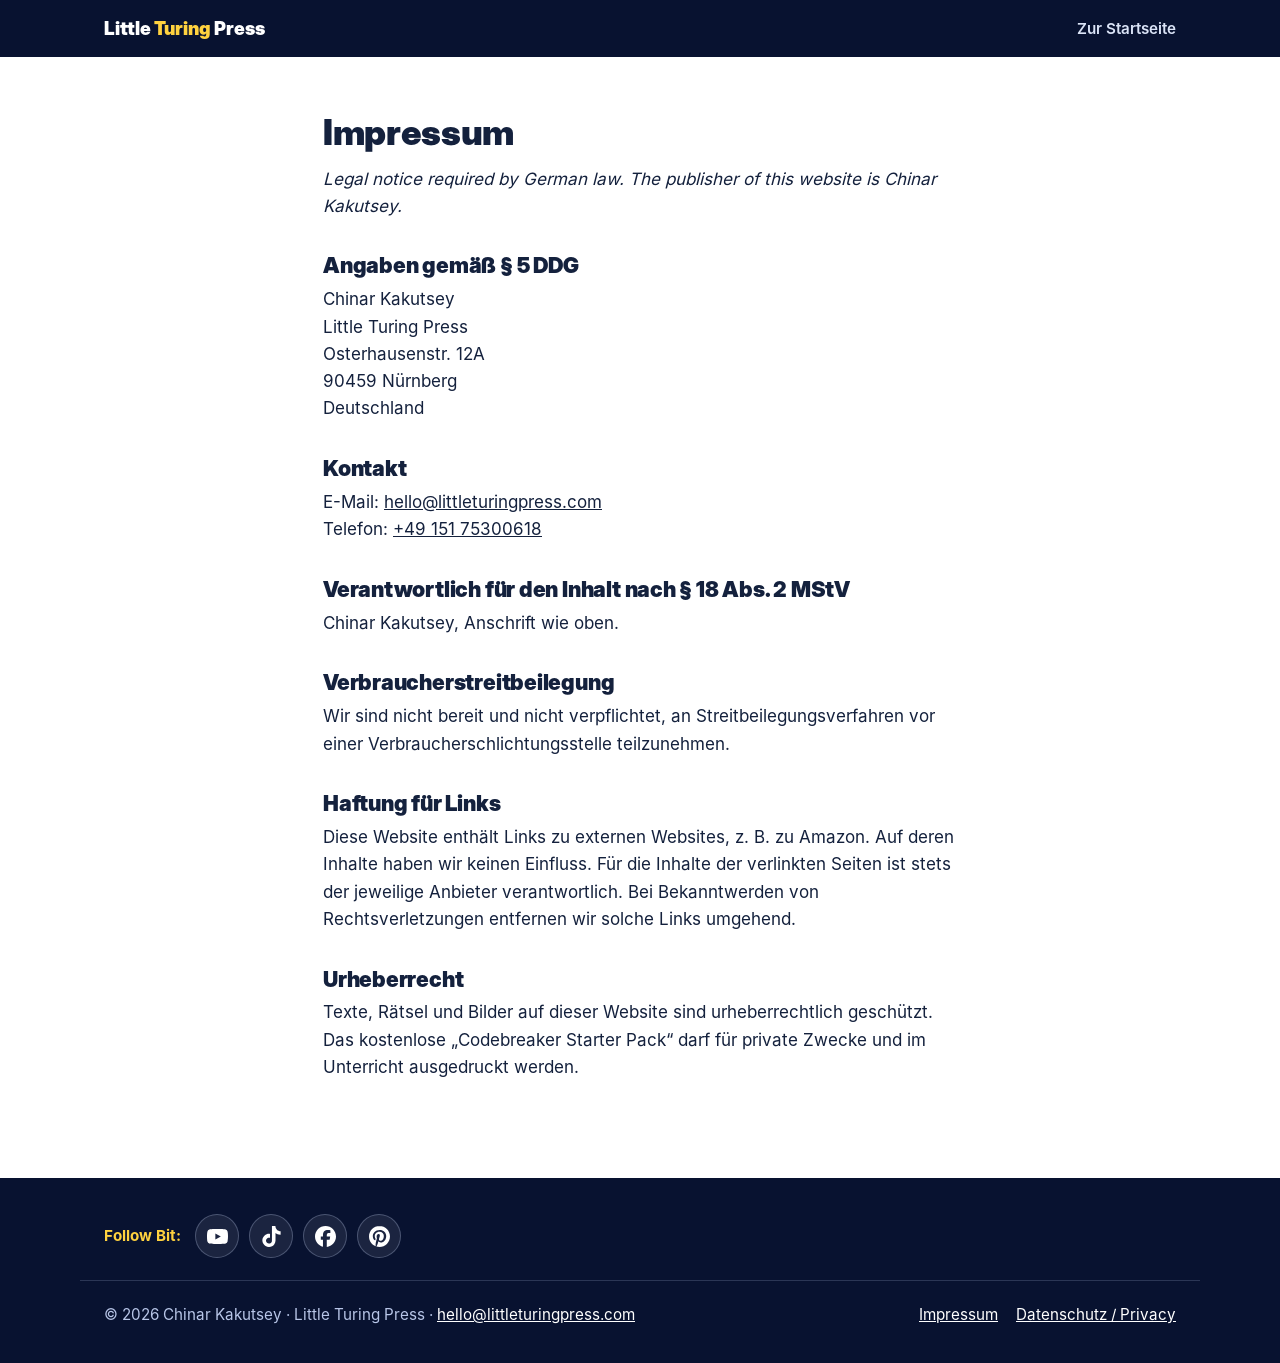
<file: impressum.html>
<!doctype html>
<html lang="de">
<head>
<meta charset="utf-8">
<meta name="viewport" content="width=device-width, initial-scale=1">
<title>Impressum · Little Turing Press</title>
<link rel="icon" href="assets/favicon.svg" type="image/svg+xml">
<link rel="stylesheet" href="assets/site.css?v=8">
<meta name="robots" content="noindex">
</head>
<body>
<header class="site-head"><div class="wrap"><a class="brand" href="./">Little <span>Turing</span> Press</a><nav class="nav" aria-label="Main"><a href="./">Zur Startseite</a></nav></div></header>
<main class="legal"><div class="wrap measure">

<h1>Impressum</h1>
<p><i>Legal notice required by German law. The publisher of this website is Chinar Kakutsey.</i></p>
<h2>Angaben gemäß § 5 DDG</h2>
<p>Chinar Kakutsey<br>Little Turing Press<br>Osterhausenstr. 12A<br>90459 Nürnberg<br>Deutschland</p>
<h2>Kontakt</h2>
<p>E-Mail: <a href="mailto:hello@littleturingpress.com">hello@littleturingpress.com</a><br>Telefon: <a href="tel:+4915175300618">+49 151 75300618</a></p>
<h2>Verantwortlich für den Inhalt nach § 18 Abs. 2 MStV</h2>
<p>Chinar Kakutsey, Anschrift wie oben.</p>
<h2>Verbraucherstreitbeilegung</h2>
<p>Wir sind nicht bereit und nicht verpflichtet, an Streitbeilegungsverfahren vor einer Verbraucherschlichtungsstelle teilzunehmen.</p>
<h2>Haftung für Links</h2>
<p>Diese Website enthält Links zu externen Websites, z. B. zu Amazon. Auf deren Inhalte haben wir keinen Einfluss. Für die Inhalte der verlinkten Seiten ist stets der jeweilige Anbieter verantwortlich. Bei Bekanntwerden von Rechtsverletzungen entfernen wir solche Links umgehend.</p>
<h2>Urheberrecht</h2>
<p>Texte, Rätsel und Bilder auf dieser Website sind urheberrechtlich geschützt. Das kostenlose „Codebreaker Starter Pack“ darf für private Zwecke und im Unterricht ausgedruckt werden.</p>
</div></main>
<footer class="site-foot">
  <div class="wrap social"><span>Follow Bit:</span><a href="https://www.youtube.com/@littleturingpress" target="_blank" rel="noopener me" aria-label="YouTube" title="YouTube" data-goatcounter-click="social-youtube" data-goatcounter-title="Social: YouTube"><svg viewBox="0 0 24 24" aria-hidden="true"><path d="M23.498 6.186a3.02 3.02 0 0 0-2.122-2.136C19.505 3.545 12 3.545 12 3.545s-7.505 0-9.377.505A3.02 3.02 0 0 0 .502 6.186C0 8.07 0 12 0 12s0 3.93.502 5.814a3.02 3.02 0 0 0 2.122 2.136c1.871.505 9.376.505 9.376.505s7.505 0 9.377-.505a3.02 3.02 0 0 0 2.122-2.136C24 15.93 24 12 24 12s0-3.93-.502-5.814M9.545 15.568V8.432L15.818 12z"/></svg></a><a href="https://www.tiktok.com/@littleturingpress" target="_blank" rel="noopener me" aria-label="TikTok" title="TikTok" data-goatcounter-click="social-tiktok" data-goatcounter-title="Social: TikTok"><svg viewBox="0 0 24 24" aria-hidden="true"><path d="M12.525.02c1.31-.02 2.61-.01 3.91-.02.08 1.53.63 3.09 1.75 4.17 1.12 1.11 2.7 1.62 4.24 1.79v4.03c-1.44-.05-2.89-.35-4.2-.97-.57-.26-1.1-.59-1.62-.93-.01 2.92.01 5.84-.02 8.75-.08 1.4-.54 2.79-1.35 3.94-1.31 1.92-3.58 3.17-5.91 3.21-1.43.08-2.86-.31-4.08-1.03-2.02-1.19-3.44-3.37-3.65-5.71-.02-.5-.03-1-.01-1.49.18-1.9 1.12-3.72 2.58-4.96 1.66-1.44 3.98-2.13 6.15-1.72.02 1.48-.04 2.96-.04 4.44-.99-.32-2.15-.23-3.02.37-.63.41-1.11 1.04-1.36 1.75-.21.51-.15 1.07-.14 1.61.24 1.64 1.82 3.02 3.5 2.87 1.12-.01 2.19-.66 2.77-1.61.19-.33.4-.67.41-1.06.1-1.79.06-3.57.07-5.36.01-4.03-.01-8.05.02-12.07"/></svg></a><a href="https://www.facebook.com/profile.php?id=61596338522125" target="_blank" rel="noopener me" aria-label="Facebook" title="Facebook" data-goatcounter-click="social-facebook" data-goatcounter-title="Social: Facebook"><svg viewBox="0 0 24 24" aria-hidden="true"><path d="M9.101 23.691v-7.98H6.627v-3.667h2.474v-1.58c0-4.085 1.848-5.978 5.858-5.978.401 0 .955.042 1.468.103a9 9 0 0 1 1.141.195v3.325a9 9 0 0 0-.653-.036 27 27 0 0 0-.733-.009c-.707 0-1.259.096-1.675.309a1.7 1.7 0 0 0-.679.622c-.258.42-.374.995-.374 1.752v1.297h3.919l-.386 2.103-.287 1.564h-3.246v8.245C19.396 23.238 24 18.179 24 12.044c0-6.627-5.373-12-12-12s-12 5.373-12 12c0 5.628 3.874 10.35 9.101 11.647"/></svg></a><a href="https://www.pinterest.com/littleturingpress/" target="_blank" rel="noopener me" aria-label="Pinterest" title="Pinterest" data-goatcounter-click="social-pinterest" data-goatcounter-title="Social: Pinterest"><svg viewBox="0 0 24 24" aria-hidden="true"><path d="M12.017 0C5.396 0 .029 5.367.029 11.987c0 5.079 3.158 9.417 7.618 11.162-.105-.949-.199-2.403.041-3.439.219-.937 1.406-5.957 1.406-5.957s-.359-.72-.359-1.781c0-1.663.967-2.911 2.168-2.911 1.024 0 1.518.769 1.518 1.688 0 1.029-.653 2.567-.992 3.992-.285 1.193.6 2.165 1.775 2.165 2.128 0 3.768-2.245 3.768-5.487 0-2.861-2.063-4.869-5.008-4.869-3.41 0-5.409 2.562-5.409 5.199 0 1.033.394 2.143.889 2.741.099.12.112.225.085.345-.09.375-.293 1.199-.334 1.363-.053.225-.172.271-.401.165-1.495-.69-2.433-2.878-2.433-4.646 0-3.776 2.748-7.252 7.92-7.252 4.158 0 7.392 2.967 7.392 6.923 0 4.135-2.607 7.462-6.233 7.462-1.214 0-2.354-.629-2.758-1.379l-.749 2.848c-.269 1.045-1.004 2.352-1.498 3.146 1.123.345 2.306.535 3.55.535 6.607 0 11.985-5.365 11.985-11.987C23.97 5.39 18.592.026 11.985.026z"/></svg></a></div><div class="wrap"><div>© 2026 Chinar Kakutsey · Little Turing Press · <a href="mailto:hello@littleturingpress.com">hello@littleturingpress.com</a></div>
<nav aria-label="Legal"><a href="impressum.html">Impressum</a><a href="datenschutz.html">Datenschutz / Privacy</a></nav></div></footer>
<script data-goatcounter="https://littleturingpress.goatcounter.com/count" async src="//gc.zgo.at/count.js"></script>
</body></html>
</file>
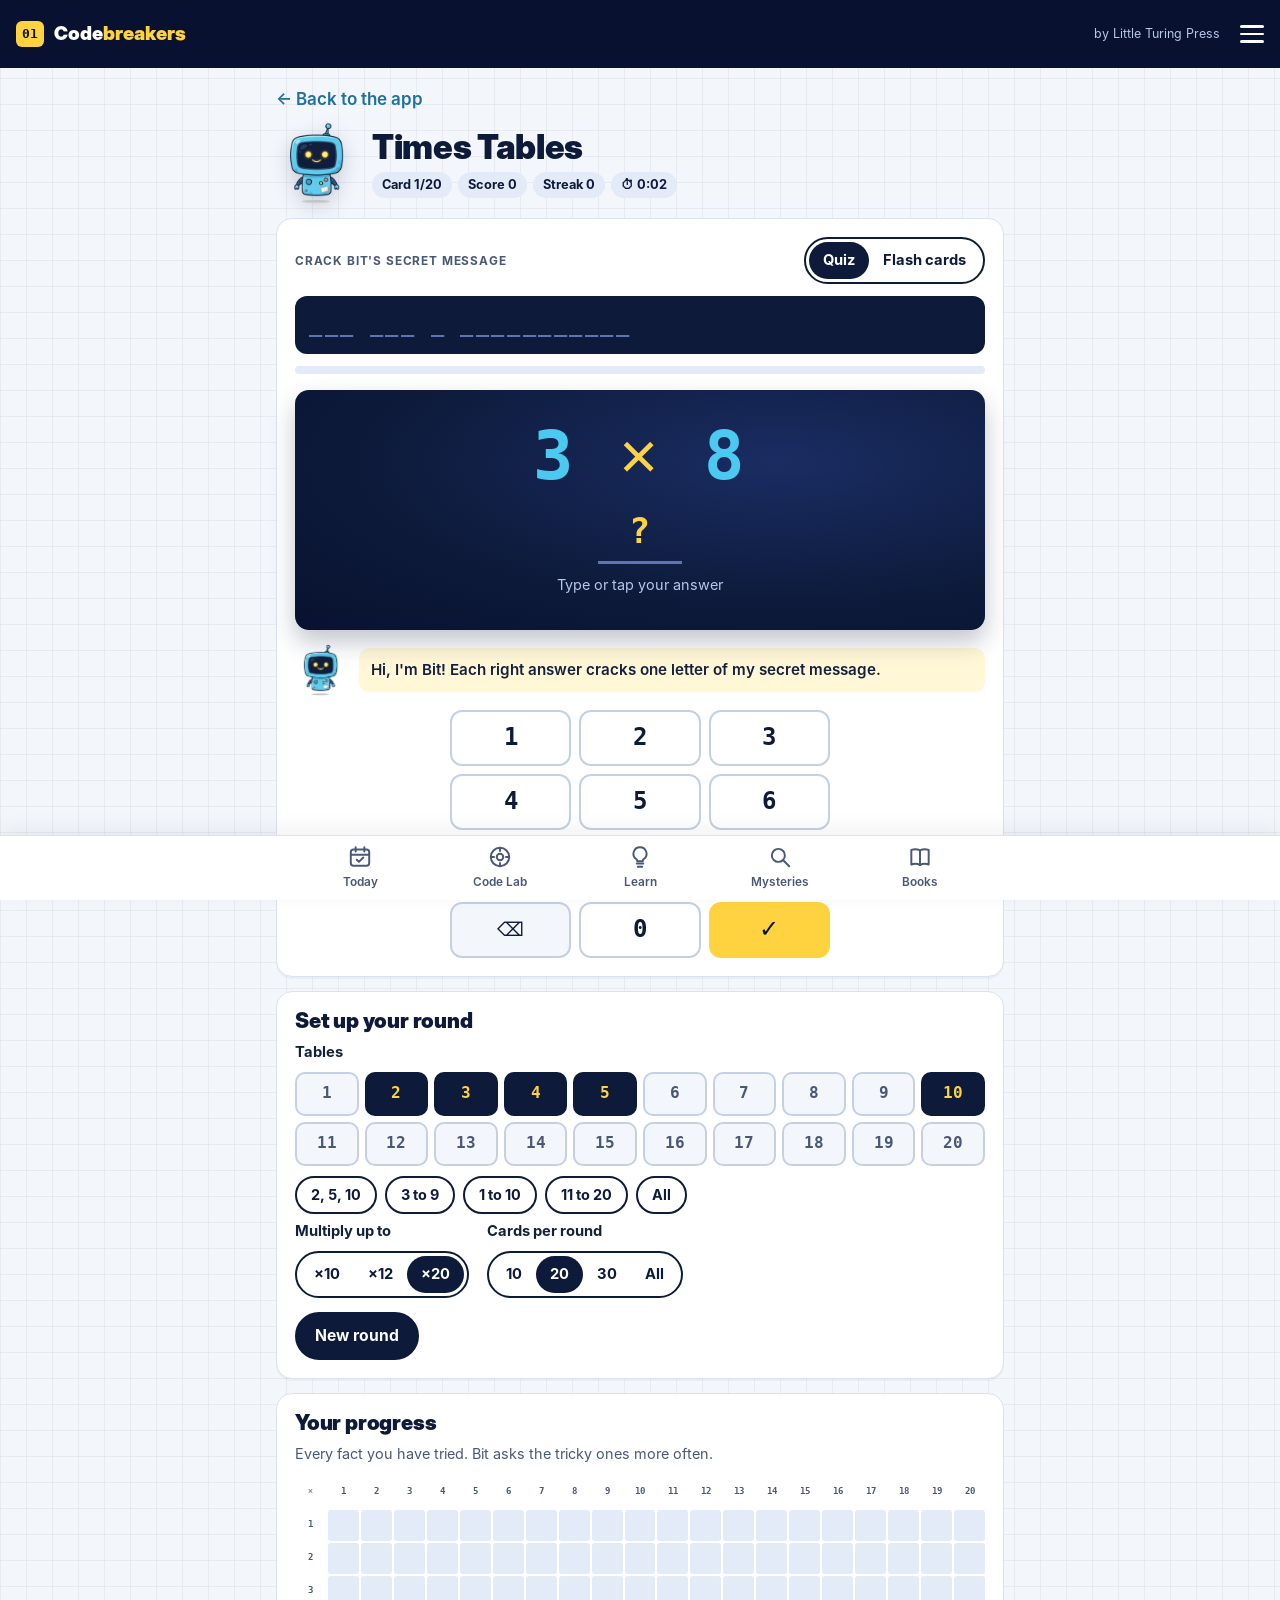
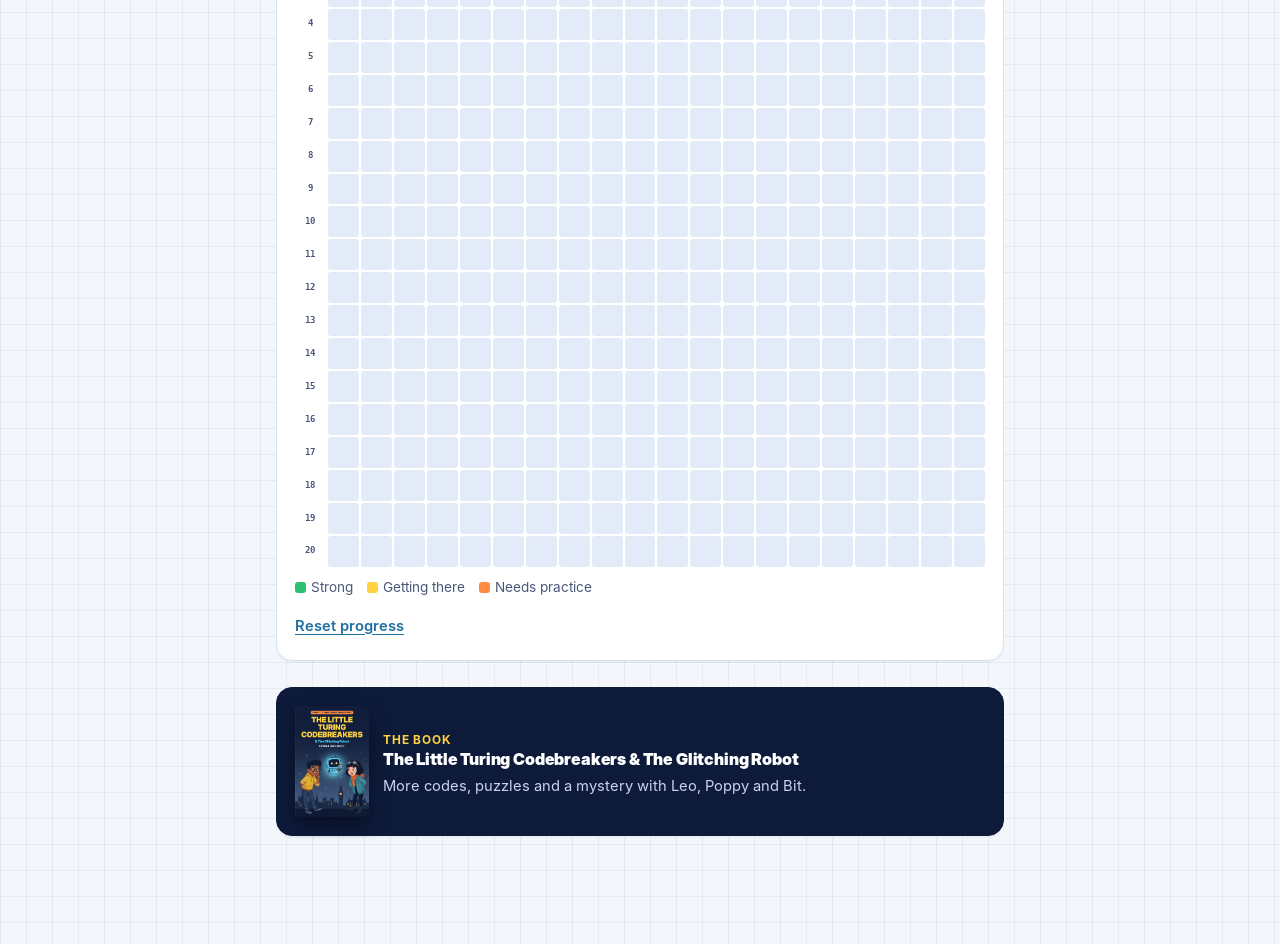
<file: app/times.html>
<!doctype html>
<html lang="en">
<head>
<meta charset="utf-8">
<meta name="viewport" content="width=device-width, initial-scale=1, viewport-fit=cover">
<title>Times Tables · Codebreakers</title>
<meta name="description" content="Times table practice up to 20 with Bit. Quiz and flash cards, crack Bit's secret message. For kids aged 8–11. No ads, no tracking.">
<meta name="theme-color" content="#081230">
<link rel="icon" href="icons/icon-192.png" type="image/png">
<style>
/* Times Tables · matches the Codebreakers app (app/app.css) */
@font-face { font-family: "Inter Display"; font-weight: 900; font-display: swap; src: url("../assets/fonts/InterDisplay-Black.woff") format("woff"); }
@font-face { font-family: "Inter"; font-weight: 400; font-display: swap; src: url("../assets/fonts/Inter-Regular.woff") format("woff"); }
@font-face { font-family: "Inter"; font-weight: 600; font-display: swap; src: url("../assets/fonts/Inter-SemiBold.woff") format("woff"); }
@font-face { font-family: "Inter"; font-weight: 700; font-display: swap; src: url("../assets/fonts/Inter-Bold.woff") format("woff"); }
@font-face { font-family: "Code"; font-weight: 700; font-display: swap; src: url("../assets/fonts/DejaVuSansMono-Bold.woff") format("woff"); }
:root { --night:#0d1a3a; --ink:#081230; --signal:#ffd23f; --cyan:#4cc9f0; --tang:#ff8c42; --ok:#2fbf71;
  --paper:#f3f6fb; --card:#fff; --text:#14213d; --muted:#4a5878; --line:#dbe2ef; --tab-h:64px; }
* { box-sizing:border-box; min-width:0; }
html { -webkit-text-size-adjust:100%; background:var(--paper); }
body { margin:0; background:var(--paper); color:var(--text); font-family:"Inter",system-ui,sans-serif; font-size:1.0625rem; line-height:1.55; -webkit-tap-highlight-color:transparent; overflow-x:clip;
  background-image:linear-gradient(rgba(13,26,58,.05) 1px,transparent 1px),linear-gradient(90deg,rgba(13,26,58,.05) 1px,transparent 1px); background-size:26px 26px; }
img { max-width:100%; height:auto; display:block; }
a { color:#1f6fa0; }
h1,h2,h3 { font-family:"Inter Display","Inter",sans-serif; font-weight:900; line-height:1.1; margin:0 0 .4em; color:var(--night); letter-spacing:-.01em; }
h2 { font-size:1.3rem; } h3 { font-size:1.12rem; }
p { margin:0 0 .8em; }
:focus-visible { outline:3px solid var(--cyan); outline-offset:2px; border-radius:6px; }
.small { font-size:.9rem; color:var(--muted); }

.topbar { position:sticky; top:0; z-index:5; background:var(--ink); color:#fff; display:flex; align-items:center; justify-content:space-between; gap:12px; padding:12px 16px; padding-top:max(12px,env(safe-area-inset-top)); }
.logo { display:flex; align-items:center; gap:10px; color:#fff; text-decoration:none; font-family:"Inter Display"; font-weight:900; font-size:1.2rem; }
.logo b { color:var(--signal); font-weight:900; }
.logo-mark { font-family:"Code"; font-size:.8rem; background:var(--signal); color:var(--ink); border-radius:6px; padding:3px 6px; }
.by { font-size:.78rem; color:#b8c6e8; }
@media (max-width:380px) { .by { display:none; } }
.view { max-width:760px; margin:0 auto; padding:18px 16px calc(var(--tab-h) + 30px + env(safe-area-inset-bottom)); }
.tabbar { position:fixed; left:0; right:0; bottom:0; z-index:5; display:flex; justify-content:center; background:#fff; border-top:1px solid var(--line); padding-bottom:env(safe-area-inset-bottom); box-shadow:0 -6px 20px rgba(13,26,58,.06); }
.tabbar a { flex:1; max-width:140px; height:var(--tab-h); display:flex; flex-direction:column; align-items:center; justify-content:center; gap:3px; text-decoration:none; color:var(--muted); font-size:.74rem; font-weight:600; }
.tabbar svg { width:26px; height:26px; fill:none; stroke:currentColor; stroke-width:1.8; stroke-linecap:round; stroke-linejoin:round; }
.tabbar a.on { color:var(--night); }
.tabbar a.on svg { stroke:var(--night); background:var(--signal); border-radius:10px; padding:2px; width:34px; height:30px; }
.back { display:table; margin-bottom:10px; font-weight:600; text-decoration:none; }

.hello { display:flex; align-items:center; gap:14px; margin:4px 0 14px; }
.hello img { width:82px; height:82px; flex:none; filter:drop-shadow(0 6px 10px rgba(13,26,58,.2)); }
.hello h1 { font-size:clamp(1.6rem,6vw,2.1rem); margin:0 0 6px; }
.stats { display:flex; flex-wrap:wrap; gap:6px; margin:0; }
.pill { font-size:.8rem; font-weight:700; background:#e3eaf8; color:var(--night); padding:3px 10px; border-radius:999px; white-space:nowrap; }
.pill-hot { background:var(--tang); color:#fff; }

.card { display:block; background:var(--card); border:1px solid var(--line); border-radius:16px; padding:18px; margin-bottom:14px; box-shadow:0 2px 0 rgba(13,26,58,.04); }
.card-top { display:flex; justify-content:space-between; align-items:center; gap:8px; flex-wrap:wrap; margin-bottom:12px; }
.tagline { display:inline-block; font-size:.74rem; font-weight:700; letter-spacing:.07em; text-transform:uppercase; color:var(--muted); }
.seg { display:inline-flex; border:2px solid var(--night); border-radius:999px; padding:3px; }
.seg button { font:inherit; font-weight:700; font-size:.92rem; border:0; background:transparent; color:var(--night); padding:7px 14px; border-radius:999px; cursor:pointer; min-height:36px; }
.seg button[aria-pressed=true] { background:var(--night); color:#fff; }

.secret { font-family:"Code",monospace; background:var(--night); color:#5e75b3; border-radius:12px; padding:12px 14px; display:flex; flex-wrap:wrap; gap:4px 14px; font-size:clamp(1.05rem,4.2vw,1.35rem); letter-spacing:.12em; }
.secret b { color:var(--signal); font-weight:700; }
.bar { height:8px; border-radius:9px; background:#e3eaf8; margin:12px 0 16px; overflow:hidden; }
.bar i { display:block; height:100%; width:0; background:var(--cyan); border-radius:9px; transition:width .3s; }

.scene { perspective:1200px; height:clamp(190px,44vw,240px); position:relative; }
.flash { position:absolute; inset:0; transform-style:preserve-3d; transition:transform .5s cubic-bezier(.3,1.3,.5,1); cursor:pointer; }
.flash.flip { transform:rotateY(180deg); }
.face { position:absolute; inset:0; backface-visibility:hidden; border-radius:14px; display:grid; place-items:center; text-align:center; padding:14px;
  background:radial-gradient(ellipse at 70% 30%,#1a2d63 0%,var(--night) 60%,var(--ink) 100%); color:#fff; box-shadow:0 12px 24px rgba(13,26,58,.25); }
.face.back { transform:rotateY(180deg); background:var(--signal); color:var(--ink); }
.q { font-family:"Code",monospace; font-size:clamp(2.6rem,11vw,4.2rem); color:var(--cyan); line-height:1; letter-spacing:.04em; }
.q i { font-style:normal; color:var(--signal); }
.slot { display:inline-block; font-family:"Code",monospace; font-size:clamp(1.6rem,6vw,2.2rem); color:var(--signal); min-width:4ch; margin-top:14px; padding:0 8px 2px; border-bottom:3px solid #5e75b3; }
.slot.right { color:var(--ok); border-color:var(--ok); }
.slot.wrong { color:var(--tang); border-color:var(--tang); }
.face .small { color:#b8c6e8; margin:10px 0 0; }
.big { font-family:"Code",monospace; font-size:clamp(3.4rem,14vw,5rem); line-height:1; }
.end h2 { color:#fff; font-size:1.6rem; margin:6px 0 4px; }
.stars { font-size:2.2rem; color:var(--signal); letter-spacing:6px; line-height:1; }
.missed { display:flex; flex-wrap:wrap; gap:6px; justify-content:center; margin-top:8px; }
.missed span { font-family:"Code"; font-size:.9rem; background:#2a1d1a; color:var(--tang); border:1px solid var(--tang); border-radius:8px; padding:2px 8px; }

.say { display:flex; align-items:center; gap:12px; margin:14px 0 4px; }
.say img { width:52px; height:52px; flex:none; }
.say.happy img { animation:hop .5s; }
@keyframes hop { 40% { transform:translateY(-8px); } }
.bubble { flex:1; padding:10px 12px; background:#fff7d6; border-radius:10px; font-size:.95rem; font-weight:600; min-height:44px; display:flex; align-items:center; }
.bubble.ok { background:#e6f7ee; color:#11603a; } .bubble.no { background:#ffe8d9; color:#8a3a00; }

.pad { display:grid; grid-template-columns:repeat(3,minmax(0,1fr)); gap:8px; max-width:380px; margin:14px auto 0; }
.pad button { font:inherit; font-family:"Code",monospace; font-size:1.5rem; border:2px solid #c5d0e6; background:#fff; color:var(--night); border-radius:12px; min-height:56px; cursor:pointer; }
.pad button:active { background:#e3eaf8; }
.pad .ok { background:var(--signal); border-color:var(--signal); color:var(--ink); }
.pad .del { background:var(--paper); font-family:"Inter"; font-size:1.2rem; }
.btn { display:inline-flex; align-items:center; justify-content:center; font:inherit; font-weight:700; font-size:.98rem; border:2px solid var(--night); background:var(--night); color:#fff; border-radius:999px; padding:10px 18px; cursor:pointer; text-decoration:none; white-space:nowrap; min-height:44px; }
.btn:hover { background:var(--ink); }
.btn-ghost { background:transparent; color:var(--night); }
.btn-ghost:hover { background:var(--signal); border-color:var(--signal); color:var(--night); }
.row { display:flex; gap:10px; justify-content:center; flex-wrap:wrap; margin-top:14px; }

.lbl { display:block; font-weight:700; font-size:.92rem; margin:14px 0 8px; }
.lbl:first-of-type { margin-top:0; }
.nums { display:grid; grid-template-columns:repeat(10,minmax(0,1fr)); gap:6px; }
@media (max-width:520px) { .nums { grid-template-columns:repeat(5,minmax(0,1fr)); } }
.nums button { font:inherit; font-family:"Code",monospace; font-size:1rem; border:2px solid #c5d0e6; background:var(--paper); color:var(--muted); border-radius:10px; min-height:44px; cursor:pointer; }
.nums button[aria-pressed=true] { border-color:var(--night); background:var(--night); color:var(--signal); }
.chips { display:flex; gap:8px; flex-wrap:wrap; margin-top:10px; }
.chip { font:inherit; font-weight:700; font-size:.9rem; color:var(--night); border:2px solid var(--night); border-radius:999px; padding:6px 14px; background:#fff; cursor:pointer; min-height:38px; }
.chip:hover { background:var(--signal); border-color:var(--signal); }
.opts { display:flex; flex-wrap:wrap; gap:8px 18px; align-items:center; }

.mastery { display:grid; grid-template-columns:repeat(21,minmax(0,1fr)); gap:2px; font-family:"Code",monospace; font-size:9px; text-align:center; }
.mastery div { aspect-ratio:1; border-radius:3px; background:#e3eaf8; display:grid; place-items:center; color:var(--muted); }
.mastery .h { background:none; }
.mastery .s1 { background:var(--tang); } .mastery .s2 { background:var(--signal); } .mastery .s3 { background:var(--ok); }
.legend { display:flex; gap:14px; flex-wrap:wrap; margin-top:10px; font-size:.85rem; color:var(--muted); }
.legend i { display:inline-block; width:11px; height:11px; border-radius:3px; margin-right:5px; vertical-align:-1px; }
.link { background:none; border:0; padding:0; font:inherit; font-size:.92rem; font-weight:600; color:#1f6fa0; cursor:pointer; text-decoration:underline; text-underline-offset:3px; margin-top:12px; min-height:32px; }

.promo { display:flex; gap:14px; align-items:center; background:var(--night); border-color:var(--night); color:#fff; margin-top:26px; text-decoration:none; }
.promo img { width:74px; flex:none; border-radius:3px 6px 6px 3px; box-shadow:0 8px 18px rgba(0,0,0,.4); }
.promo h3 { color:#fff; font-size:1.02rem; }
.promo p { margin:0; color:#c8d4ef; font-size:.92rem; }
.promo .tagline { color:var(--signal); }

.pop { animation:pop .45s ease; } @keyframes pop { 40% { transform:scale(1.02); } }
.shake { animation:shake .35s; } @keyframes shake { 20%,60% { transform:translateX(-6px); } 40%,80% { transform:translateX(6px); } }
.confetti { position:fixed; inset:0; pointer-events:none; z-index:20; overflow:hidden; }
.confetti i { position:absolute; top:-12px; width:9px; height:14px; border-radius:2px; animation:fall 1.8s ease-in forwards; }
@keyframes fall { to { transform:translateY(110vh) rotate(540deg); } }
@media (prefers-reduced-motion:reduce) { .flash { transition:none; } .pop,.shake,.say.happy img { animation:none; } .confetti { display:none; } }
[hidden] { display:none !important; }

/* menu */
.top-r { display: flex; align-items: center; gap: 10px; }
.menu-btn { display: grid; align-content: center; gap: 5px; width: 44px; height: 44px; padding: 0 10px; margin-right: -10px; background: none; border: 0; cursor: pointer; }
.menu-btn span { display: block; height: 2.5px; border-radius: 2px; background: #fff; transition: transform .2s, opacity .2s; }
.menu-btn[aria-expanded="true"] span:nth-child(1) { transform: translateY(7.5px) rotate(45deg); }
.menu-btn[aria-expanded="true"] span:nth-child(2) { opacity: 0; }
.menu-btn[aria-expanded="true"] span:nth-child(3) { transform: translateY(-7.5px) rotate(-45deg); }
.app-menu { display: none; position: absolute; left: 0; right: 0; top: 100%; flex-direction: column; background: var(--ink); border-top: 1px solid rgba(184,198,232,.2); padding: 4px 16px 12px; box-shadow: 0 12px 24px rgba(8,18,48,.35); }
.app-menu.open { display: flex; }
.app-menu a { color: #dbe4f7; text-decoration: none; font-weight: 600; font-size: 1.05rem; padding: 12px 0; border-bottom: 1px solid rgba(184,198,232,.12); max-width: 728px; width: 100%; margin: 0 auto; }
.app-menu a:hover { color: var(--signal); }
.app-menu a.out { color: #b8c6e8; font-weight: 400; font-size: .98rem; }
.app-menu a.out:first-of-type { margin-top: 8px; border-top: 1px solid rgba(184,198,232,.3); }
.app-menu a:last-child { border-bottom: 0; }
</style>
</head>
<body>
<header class="topbar">
  <a class="logo" href="./#/today"><span class="logo-mark" aria-hidden="true">01</span><span>Code<b>breakers</b></span></a>
  <div class="top-r"><span class="by">by Little Turing Press</span><button class="menu-btn" type="button" aria-expanded="false" aria-controls="app-menu" aria-label="Menu"><span></span><span></span><span></span></button></div>
  <nav class="app-menu" id="app-menu" aria-label="Menu">
    <a href="./#/today">Today's puzzles</a>
    <a href="./#/lab">Code Lab</a>
    <a href="times.html">Times tables</a>
    <a href="./#/learn">Learn</a>
    <a href="./#/mysteries">Mini mysteries</a>
    <a href="./#/books">Books</a>
    <a class="out" href="../">Little Turing Press website</a>
    <a class="out" href="../#parents">Parents &amp; teachers</a>
  </nav>
</header>

<main class="view">
  <a class="back" href="./#/today">← Back to the app</a>
  <div class="hello">
    <img src="../assets/img/bit.webp" width="82" height="82" alt="">
    <div>
      <h1>Times Tables</h1>
      <p class="stats"><span class="pill">Card <span id="hNum">1</span>/<span id="hTot">20</span></span><span class="pill" id="hScoreP">Score <span id="hScore">0</span></span><span class="pill" id="hStreakP">Streak <span id="hStreak">0</span></span><span class="pill">⏱ <span id="hTime">0:00</span></span></p>
    </div>
  </div>

  <section class="card" id="game">
    <div class="card-top">
      <span class="tagline">Crack Bit's secret message</span>
      <div class="seg" role="group" aria-label="Mode"><button id="mQuiz" aria-pressed="true">Quiz</button><button id="mCards" aria-pressed="false">Flash cards</button></div>
    </div>
    <div class="secret" id="code" aria-label="Secret message"></div>
    <div class="bar"><i id="prog"></i></div>

    <div class="scene"><div class="flash" id="card" aria-live="polite"><div class="face front" id="front"></div><div class="face back" id="back"></div></div></div>

    <div class="say" id="bit"><img src="../assets/img/bit.webp" width="52" height="52" alt="Bit"><div class="bubble" id="fb">Hi, I'm Bit! Each right answer cracks one letter of my secret message.</div></div>

    <div id="quizCtl"><div class="pad" id="pad"></div></div>
    <div id="cardCtl" hidden>
      <div class="row" id="flipRow"><button class="btn" id="flipBtn">Show answer</button></div>
      <div class="row" id="judgeRow" hidden><button class="btn btn-ghost" id="againBtn">Again</button><button class="btn" id="gotBtn">I knew it</button></div>
    </div>
    <div id="endWrap"></div>
  </section>

  <section class="card">
    <h2>Set up your round</h2>
    <span class="lbl">Tables</span>
    <div class="nums" id="chips"></div>
    <div class="chips" id="quick">
      <button class="chip" data-set="2,5,10">2, 5, 10</button>
      <button class="chip" data-set="3,4,6,7,8,9">3 to 9</button>
      <button class="chip" data-set="1,2,3,4,5,6,7,8,9,10">1 to 10</button>
      <button class="chip" data-set="11,12,13,14,15,16,17,18,19,20">11 to 20</button>
      <button class="chip" data-set="1,2,3,4,5,6,7,8,9,10,11,12,13,14,15,16,17,18,19,20">All</button>
    </div>
    <div class="opts" style="margin-top:6px">
      <div><span class="lbl">Multiply up to</span><div class="seg" id="maxes"><button data-m="10">×10</button><button data-m="12">×12</button><button data-m="20">×20</button></div></div>
      <div><span class="lbl">Cards per round</span><div class="seg" id="lens"><button data-n="10">10</button><button data-n="20">20</button><button data-n="30">30</button><button data-n="0">All</button></div></div>
    </div>
    <div class="row" style="justify-content:flex-start"><button class="btn" id="newBtn">New round</button></div>
  </section>

  <section class="card">
    <h2>Your progress</h2>
    <p class="small">Every fact you have tried. Bit asks the tricky ones more often.</p>
    <div class="mastery" id="mastery"></div>
    <div class="legend"><span><i style="background:var(--ok)"></i>Strong</span><span><i style="background:var(--signal)"></i>Getting there</span><span><i style="background:var(--tang)"></i>Needs practice</span></div>
    <button class="link" id="resetBtn">Reset progress</button>
  </section>

  <a class="card promo" href="./#/books">
    <img src="../assets/img/cover.webp" width="90" height="135" alt="">
    <div><span class="tagline">The book</span><h3>The Little Turing Codebreakers &amp; The Glitching Robot</h3><p>More codes, puzzles and a mystery with Leo, Poppy and Bit.</p></div>
  </a>
</main>

<nav class="tabbar" aria-label="Main">
  <a href="./#/today"><svg viewBox="0 0 24 24" aria-hidden="true"><rect x="3.5" y="5" width="17" height="15" rx="2.5"/><path d="M3.5 10h17M8 3v4M16 3v4"/><path d="M9 14.5l2 2 4-4"/></svg><span>Today</span></a>
  <a href="./#/lab"><svg viewBox="0 0 24 24" aria-hidden="true"><circle cx="12" cy="12" r="8.5"/><circle cx="12" cy="12" r="3"/><path d="M12 3.5v3M20.5 12h-3M12 20.5v-3M3.5 12h3"/></svg><span>Code Lab</span></a>
  <a href="./#/learn"><svg viewBox="0 0 24 24" aria-hidden="true"><path d="M9 18h6M10 21h4"/><path d="M12 3a6 6 0 0 0-3.5 10.9c.6.5 1 1.2 1 2.1h5c0-.9.4-1.6 1-2.1A6 6 0 0 0 12 3z"/></svg><span>Learn</span></a>
  <a href="./#/mysteries"><svg viewBox="0 0 24 24" aria-hidden="true"><circle cx="10.5" cy="10.5" r="6"/><path d="M15 15l5.5 5.5"/></svg><span>Mysteries</span></a>
  <a href="./#/books"><svg viewBox="0 0 24 24" aria-hidden="true"><path d="M4 5.5C6.5 4.5 9.5 4.5 12 6c2.5-1.5 5.5-1.5 8-.5V19c-2.5-1-5.5-1-8 .5-2.5-1.5-5.5-1.5-8-.5z"/><path d="M12 6v13.5"/></svg><span>Books</span></a>
</nav>

<script>
{
const $=id=>document.getElementById(id);
const store={get(k,d){try{const v=localStorage.getItem('cb-times-'+k);return v?JSON.parse(v):d}catch(e){return d}},set(k,v){try{localStorage.setItem('cb-times-'+k,JSON.stringify(v))}catch(e){}}};
const MSGS=['YOU ARE A CODEBREAKER','NUMBERS ARE YOUR SUPERPOWER','BIT SAYS GREAT JOB','KEEP CRACKING CODES','MATHS IS A SECRET KEY'];

let tables=new Set(store.get('tables',[2,3,4,5,10]));
let len=store.get('len',20), maxB=store.get('maxB',20), mode='quiz';
let stats=store.get('stats',{});
let msg='',deck=[],idx=0,score=0,streak=0,best=0,missed=[],typed='',locked=false,t0=0,timer=null,done=false;

const level=k=>{const s=stats[k];if(!s)return 0;const n=s.r-s.w*2;return n>=3?3:n>=1?2:1};
const weight=(a,b)=>({0:2,1:4,2:2,3:1})[level(a+'x'+b)];
const shuffle=a=>{for(let i=a.length-1;i>0;i--){const j=Math.random()*(i+1)|0;[a[i],a[j]]=[a[j],a[i]]}return a};

function buildDeck(list){
  if(list){deck=shuffle(list.slice());return}
  const all=[];for(const a of tables)for(let b=1;b<=maxB;b++)all.push([a,b]);
  if(!all.length){deck=[];return}
  const n=len||all.length,out=[];let pool=all.slice();
  while(out.length<n){
    if(!pool.length)pool=all.slice();
    const tot=pool.reduce((s,[a,b])=>s+weight(a,b),0);let r=Math.random()*tot,i=0;
    for(;i<pool.length;i++){r-=weight(...pool[i]);if(r<=0)break}
    out.push(pool.splice(Math.min(i,pool.length-1),1)[0]);
  }
  deck=out.map(([a,b])=>Math.random()<.5?[a,b]:[b,a]);
}

function start(list){
  msg=MSGS[Math.random()*MSGS.length|0];
  buildDeck(list);idx=0;score=0;streak=0;best=0;missed=[];typed='';done=false;locked=false;
  $('endWrap').innerHTML='';$('quizCtl').hidden=mode!=='quiz';$('cardCtl').hidden=mode!=='cards';
  clearInterval(timer);t0=Date.now();timer=setInterval(tick,500);tick();
  if(!deck.length){$('front').innerHTML='<div><div class="q" style="font-size:1.6rem">Pick a table</div><p class="small">Choose at least one table below.</p></div>';$('card').classList.remove('flip');drawCode();return}
  say("Hi, I'm Bit! Each right answer cracks one letter of my secret message.");
  show();
}
function tick(){if(done)return;const s=(Date.now()-t0)/1000|0;$('hTime').textContent=Math.floor(s/60)+':'+String(s%60).padStart(2,'0')}

function drawCode(all){
  const L=msg.replace(/ /g,'').length,open=all?L:Math.ceil(score/(deck.length||1)*L);let n=0;
  $('code').innerHTML=msg.split(' ').map(w=>'<span>'+[...w].map(c=>n++<open?`<b>${c}</b>`:'_').join('')+'</span>').join('');
}
function say(t,m){const f=$('fb');f.textContent=t;f.className='bubble'+(m==='happy'?' ok':m==='sad'?' no':'');const b=$('bit');b.classList.remove('happy');void b.offsetWidth;if(m==='happy')b.classList.add('happy')}
function hud(){
  drawCode();
  $('hNum').textContent=Math.min(idx+1,deck.length);$('hTot').textContent=deck.length;
  $('hScore').textContent=score;$('hStreak').textContent=streak;
  $('hStreakP').className='pill'+(streak>=3?' pill-hot':'');
  $('prog').style.width=(idx/deck.length*100)+'%';
}
function show(){
  const [a,b]=deck[idx];typed='';locked=false;
  $('card').classList.remove('flip','pop','shake');
  const q=`<div class="q">${a}<i> × </i>${b}</div>`;
  if(mode==='quiz'){
    $('front').innerHTML=`<div>${q}<span class="slot" id="ans">?</span><p class="small">Type or tap your answer</p></div>`;
  }else{
    $('front').innerHTML=`<div>${q}<p class="small">Think of the answer, then tap the card</p></div>`;
    setTimeout(()=>{$('back').innerHTML=`<div><p style="margin:0;font-weight:700">${a} × ${b} =</p><div class="big">${a*b}</div></div>`},260);
    $('flipRow').hidden=false;$('judgeRow').hidden=true;
  }
  hud();
}
function record(a,b,ok){for(const k of [a+'x'+b,b+'x'+a]){const s=stats[k]||{r:0,w:0};ok?s.r++:s.w++;stats[k]=s}store.set('stats',stats);drawMastery()}

function typeDigit(d){if(mode!=='quiz'||locked||done||!deck.length||typed.length>=3)return;typed+=d;$('ans').textContent=typed}
function del(){if(mode!=='quiz'||locked||done)return;typed=typed.slice(0,-1);$('ans').textContent=typed||'?'}
function submit(){
  if(mode!=='quiz'||locked||done||!typed)return;
  const [a,b]=deck[idx],ok=+typed===a*b,ans=$('ans');locked=true;
  if(ok){
    score++;streak++;best=Math.max(best,streak);ans.classList.add('right');$('card').classList.add('pop');
    say(streak>=5?`Beep boop! ${streak} in a row. My circuits are buzzing!`:['Correct! Another letter cracked.','Beep! That is right.','Yes! You are a real codebreaker.','Great work! My code is opening.'][Math.random()*4|0],'happy');
    record(a,b,true);setTimeout(next,650);
  }else{
    streak=0;missed.push([a,b]);ans.classList.add('wrong');ans.textContent=typed+' → '+a*b;$('card').classList.add('shake');
    say(`Oops, a glitch! ${a} × ${b} = ${a*b}. We will try it again later.`,'sad');
    record(a,b,false);setTimeout(next,1800);
  }
  hud();
}
function next(){idx++;if(idx>=deck.length)finish();else show()}
function flip(){if(mode!=='cards'||done||!deck.length)return;$('card').classList.add('flip');$('flipRow').hidden=true;$('judgeRow').hidden=false}
function judge(ok){
  if(done||!$('card').classList.contains('flip'))return;const [a,b]=deck[idx];record(a,b,ok);
  if(ok){score++;streak++;best=Math.max(best,streak);say('Beep! Another letter cracked.','happy')}
  else{streak=0;missed.push([a,b]);say(`No problem. ${a} × ${b} = ${a*b}. It will come back.`,'sad')}
  next();
}
function confetti(){
  const c=document.createElement('div');c.className='confetti';
  c.innerHTML=Array.from({length:60},()=>`<i style="left:${Math.random()*100}%;background:${['#ffd23f','#4cc9f0','#ff8c42','#2fbf71'][Math.random()*4|0]};animation-delay:${Math.random()*.6}s"></i>`).join('');
  document.body.appendChild(c);setTimeout(()=>c.remove(),2600);
}
function finish(){
  done=true;clearInterval(timer);$('prog').style.width='100%';
  const pct=score/deck.length,stars=pct===1?3:pct>=.8?2:pct>=.5?1:0;
  const uniq=[...new Map(missed.map(m=>[m.join('x'),m])).values()];
  $('card').classList.remove('flip');
  $('front').innerHTML=`<div class="end"><div class="stars">${'★'.repeat(stars)}${'☆'.repeat(3-stars)}</div><h2>${score} out of ${deck.length}</h2><p class="small" style="margin:0">Time ${$('hTime').textContent} · best streak ${best}</p>${uniq.length?`<div class="missed">${uniq.slice(0,8).map(([a,b])=>`<span>${a}×${b}=${a*b}</span>`).join('')}</div>`:''}</div>`;
  drawCode(true);
  say(pct>=.8?'You cracked my secret message! I am very proud of you.':pct>=.5?'Good try! Here is my message. Can you get more right next time?':'Keep practising. Every codebreaker starts somewhere!',pct>=.5?'happy':'');
  if(pct>=.8)confetti();
  $('quizCtl').hidden=true;$('cardCtl').hidden=true;
  $('endWrap').innerHTML='<div class="row">'+(uniq.length?'<button class="btn btn-ghost" id="redoBtn">Practise mistakes</button>':'')+'<button class="btn" id="againRound">Play again</button></div>';
  $('againRound').onclick=()=>start();
  if(uniq.length)$('redoBtn').onclick=()=>start(uniq.concat(uniq));
}
function setMode(m){mode=m;$('mQuiz').setAttribute('aria-pressed',m==='quiz');$('mCards').setAttribute('aria-pressed',m==='cards');$('back').innerHTML='';start()}

function drawChips(){$('chips').innerHTML=Array.from({length:20},(_,i)=>i+1).map(n=>`<button data-t="${n}" aria-pressed="${tables.has(n)}">${n}</button>`).join('')}
function drawOpts(){for(const b of $('lens').children)b.setAttribute('aria-pressed',+b.dataset.n===len);for(const b of $('maxes').children)b.setAttribute('aria-pressed',+b.dataset.m===maxB)}
function drawMastery(){
  let h='<div class="h">×</div>';for(let b=1;b<=20;b++)h+=`<div class="h">${b}</div>`;
  for(let a=1;a<=20;a++){h+=`<div class="h">${a}</div>`;for(let b=1;b<=20;b++){const l=level(a+'x'+b);h+=`<div class="${l?'s'+l:''}" title="${a} × ${b} = ${a*b}"></div>`}}
  $('mastery').innerHTML=h;
}

$('pad').innerHTML=[1,2,3,4,5,6,7,8,9].map(n=>`<button data-d="${n}">${n}</button>`).join('')+'<button class="del" data-a="del" aria-label="Delete">⌫</button><button data-d="0">0</button><button class="ok" data-a="ok" aria-label="Check">✓</button>';
$('pad').addEventListener('click',e=>{const b=e.target.closest('button');if(!b)return;if(b.dataset.d)typeDigit(b.dataset.d);else if(b.dataset.a==='del')del();else submit()});
document.addEventListener('keydown',e=>{
  if(e.target.closest('.seg,.nums,.chips,a'))return;
  const flipped=$('card').classList.contains('flip');
  if(/^[0-9]$/.test(e.key))typeDigit(e.key);
  else if(e.key==='Backspace')del();
  else if(e.key==='Enter'){if(mode==='quiz')submit();else flipped?judge(true):flip()}
  else if(e.key===' '&&mode==='cards'){e.preventDefault();flipped?judge(true):flip()}
  else if(e.key==='ArrowLeft'&&mode==='cards'&&flipped)judge(false);
  else if(e.key==='ArrowRight'&&mode==='cards'&&flipped)judge(true);
});
$('card').onclick=()=>{if(mode==='cards'&&!$('card').classList.contains('flip'))flip()};
$('flipBtn').onclick=flip;$('gotBtn').onclick=()=>judge(true);$('againBtn').onclick=()=>judge(false);
$('mQuiz').onclick=()=>setMode('quiz');$('mCards').onclick=()=>setMode('cards');
$('chips').onclick=e=>{const b=e.target.closest('button');if(!b)return;const n=+b.dataset.t;tables.has(n)?tables.delete(n):tables.add(n);store.set('tables',[...tables]);drawChips();start()};
$('quick').onclick=e=>{const b=e.target.closest('button');if(!b)return;tables=new Set(b.dataset.set.split(',').map(Number));store.set('tables',[...tables]);drawChips();start()};
$('lens').onclick=e=>{const b=e.target.closest('button');if(!b)return;len=+b.dataset.n;store.set('len',len);drawOpts();start()};
$('maxes').onclick=e=>{const b=e.target.closest('button');if(!b)return;maxB=+b.dataset.m;store.set('maxB',maxB);drawOpts();start()};
$('newBtn').onclick=()=>start();
let sure=false;
$('resetBtn').onclick=()=>{if(!sure){sure=true;$('resetBtn').textContent='Tap again to clear all progress';setTimeout(()=>{sure=false;$('resetBtn').textContent='Reset progress'},3000);return}
  stats={};store.set('stats',stats);drawMastery();sure=false;$('resetBtn').textContent='Progress cleared'};

drawChips();drawOpts();drawMastery();start();
}
</script>
<script>
(function () {
  var btn = document.querySelector(".menu-btn"), nav = document.getElementById("app-menu");
  if (!btn || !nav) return;
  function set(open) { nav.classList.toggle("open", open); btn.setAttribute("aria-expanded", open); }
  btn.addEventListener("click", function () { set(btn.getAttribute("aria-expanded") !== "true"); });
  nav.addEventListener("click", function (e) { if (e.target.closest("a")) set(false); });
  document.addEventListener("click", function (e) { if (!e.target.closest(".topbar")) set(false); });
  document.addEventListener("keydown", function (e) { if (e.key === "Escape") set(false); });
  window.addEventListener("hashchange", function () { set(false); });
})();
</script>
<script data-goatcounter="https://littleturingpress.goatcounter.com/count" async src="//gc.zgo.at/count.js"></script>
</body>
</html>
</file>
<file: assets/site.css>
/* Little Turing Press — site styles */
@font-face { font-family: "Inter Display"; font-weight: 900; font-display: swap; src: url("fonts/InterDisplay-Black.woff") format("woff"); }
@font-face { font-family: "Inter"; font-weight: 400; font-display: swap; src: url("fonts/Inter-Regular.woff") format("woff"); }
@font-face { font-family: "Inter"; font-weight: 600; font-display: swap; src: url("fonts/Inter-SemiBold.woff") format("woff"); }
@font-face { font-family: "Inter"; font-weight: 700; font-display: swap; src: url("fonts/Inter-Bold.woff") format("woff"); }
@font-face { font-family: "Code"; font-weight: 700; font-display: swap; src: url("fonts/DejaVuSansMono-Bold.woff") format("woff"); }

:root {
  --night: #0d1a3a;
  --ink: #081230;
  --signal: #ffd23f;
  --cyan: #4cc9f0;
  --tang: #ff8c42;
  --paper: #f3f6fb;
  --text: #14213d;
  --muted: #4a5878;
  --gridline: rgba(13, 26, 58, 0.07);
  --radius-lg: 18px;
  --radius-sm: 8px;
}

* { box-sizing: border-box; }
html { scroll-behavior: smooth; }
@media (prefers-reduced-motion: reduce) { html { scroll-behavior: auto; } * { transition: none !important; animation: none !important; } }
body { margin: 0; font-family: "Inter", system-ui, sans-serif; font-size: 1.0625rem; line-height: 1.6; color: var(--text); background: var(--paper); }
img { max-width: 100%; height: auto; display: block; }
a { color: inherit; }
:focus-visible { outline: 3px solid var(--signal); outline-offset: 3px; border-radius: 4px; }
.wrap { max-width: 1120px; margin: 0 auto; padding: 0 24px; }
.measure { max-width: 62ch; }
h1, h2, h3 { font-family: "Inter Display", "Inter", sans-serif; font-weight: 900; line-height: 1.08; letter-spacing: -0.01em; margin: 0 0 0.4em; }
h2 { font-size: clamp(1.9rem, 3.6vw, 2.6rem); }
h3 { font-size: 1.3rem; }
p { margin: 0 0 1em; }

/* ---------- header ---------- */
.site-head { background: var(--ink); color: #fff; }
.site-head .wrap { display: flex; align-items: center; justify-content: space-between; gap: 16px; padding-top: 14px; padding-bottom: 14px; }
.brand { font-family: "Inter Display"; font-weight: 900; font-size: 1.15rem; text-decoration: none; color: #fff; }
.brand span { color: var(--signal); }
.nav { display: flex; gap: 22px; font-weight: 600; font-size: 0.95rem; }
.nav a { text-decoration: none; color: #dbe4f7; }
.nav a:hover { color: var(--signal); }
.menu-btn { display: none; }
@media (max-width: 640px) {
  .site-head { position: relative; z-index: 10; }
  .menu-btn { display: grid; align-content: center; gap: 5px; width: 44px; height: 44px; padding: 0 10px; margin-right: -10px; background: none; border: 0; cursor: pointer; }
  .menu-btn span { display: block; height: 2.5px; border-radius: 2px; background: #fff; transition: transform .2s, opacity .2s; }
  .menu-btn[aria-expanded="true"] span:nth-child(1) { transform: translateY(7.5px) rotate(45deg); }
  .menu-btn[aria-expanded="true"] span:nth-child(2) { opacity: 0; }
  .menu-btn[aria-expanded="true"] span:nth-child(3) { transform: translateY(-7.5px) rotate(-45deg); }
  .has-menu .nav { display: none; position: absolute; left: 0; right: 0; top: 100%; flex-direction: column; gap: 0; background: var(--ink); border-top: 1px solid rgba(184,198,232,.2); padding: 6px 24px 14px; box-shadow: 0 12px 24px rgba(8,18,48,.35); }
  .has-menu .nav.open { display: flex; }
  .has-menu .nav a { padding: 13px 0; font-size: 1.05rem; border-bottom: 1px solid rgba(184,198,232,.12); }
  .has-menu .nav a:last-child { border-bottom: 0; }
}

/* ---------- hero ---------- */
.hero { background: radial-gradient(ellipse at 70% 40%, #1a2d63 0%, var(--night) 55%, var(--ink) 100%); color: #fff; overflow: hidden; }
.hero .wrap { display: grid; grid-template-columns: 1.15fr 0.85fr; gap: 48px; align-items: center; padding-top: 64px; padding-bottom: 72px; }
@media (max-width: 860px) { .hero .wrap { grid-template-columns: 1fr; padding-top: 40px; } }

.cipher { margin-bottom: 28px; }
.cipher-text { margin: 0; font-family: "Code", monospace; font-size: clamp(2.1rem, 6.2vw, 4.4rem); line-height: 1.05; letter-spacing: 0.08em; color: var(--cyan); word-spacing: 0.15em; min-height: 1.1em; transition: color .25s; }
.cipher.solved .cipher-text { color: var(--signal); }
.dial { display: flex; align-items: center; gap: 22px; margin-top: 18px; flex-wrap: wrap; }
.wheel { width: 220px; height: auto; flex: none; touch-action: none; user-select: none; -webkit-user-select: none; cursor: grab; filter: drop-shadow(0 14px 24px rgba(0, 0, 0, 0.45)); }
.wheel:active { cursor: grabbing; }
.wheel:focus-visible { outline: none; }
.wheel:focus-visible .w-win { stroke-width: 5; }
.w-rot { transform-origin: 0 0; }
.w-ptr { fill: #fff; transition: fill .25s; }
.w-win { fill: none; stroke: var(--signal); stroke-width: 3.5; stroke-linejoin: round; }
.w-out { font-family: "Code", monospace; font-size: 15px; fill: #14213d; }
.w-in { font-family: "Code", monospace; font-size: 14px; fill: #fff; }
.w-cap { font-family: "Code", monospace; font-size: 10px; fill: #8ea0c8; letter-spacing: .08em; }
.w-num { font-family: "Code", monospace; font-size: 26px; fill: var(--signal); }
.cipher.solved .w-ptr { fill: var(--signal); }
.dial-side { flex: 1 1 180px; min-width: 0; }
.dial-label { font-weight: 600; color: #dbe4f7; font-size: 0.95rem; margin: 0 0 10px; }
.dial-ctl { display: flex; gap: 12px; }
.dial-btn { background: transparent; color: #fff; border: 2px solid #5e75b3; border-radius: 50%; width: 44px; height: 44px; font-size: 1.3rem; font-weight: 700; cursor: pointer; flex: none; display: grid; place-items: center; padding: 0; line-height: 1; }
.dial-btn:hover { border-color: var(--signal); }
.dial-key { font-size: 0.88rem; color: #b8c6e8; margin: 14px 0 0; line-height: 1.5; }
.dial-key b { font-family: "Code", monospace; display: inline-grid; place-items: center; width: 1.6em; height: 1.6em; border-radius: 4px; background: #c9d2e4; color: #14213d; margin-right: 2px; }
.dial-key b.real { background: #1f3570; color: #fff; }
@media (max-width: 480px) { .wheel { width: min(190px, 50vw); } .dial { gap: 16px; flex-wrap: nowrap; } .dial-side { flex: 1 1 auto; } .dial-key { display: none; } }
.cipher-note { margin-top: 10px; font-size: 0.95rem; color: #b8c6e8; min-height: 1.6em; }
.cipher.solved .cipher-note { color: var(--signal); font-weight: 600; }

.hero h1 { font-size: clamp(1.7rem, 3.4vw, 2.5rem); color: #fff; }
.hero .sub { color: #dbe4f7; font-size: 1.12rem; max-width: 46ch; }
.buttons { display: flex; flex-wrap: wrap; gap: 12px; margin-top: 24px; }
.btn { display: inline-block; text-decoration: none; font-weight: 700; padding: 13px 22px; border-radius: 999px; border: 2px solid transparent; }
.btn-primary { background: var(--signal); color: var(--ink); }
.btn-primary:hover { background: #ffe07a; }
.btn-ghost { border-color: #8aa0d6; color: #fff; }
.btn-ghost:hover { border-color: var(--signal); color: var(--signal); }
.btn-soon { border: 2px dashed #8aa0d6; color: #dbe4f7; cursor: default; }
.store-note { font-size: 0.9rem; color: #b8c6e8; margin-top: 10px; }
.store-note a { color: #fff; }

.cover { justify-self: center; width: min(360px, 80vw); transform: rotate(2.5deg); box-shadow: 0 30px 60px rgba(0, 0, 0, 0.45), 0 0 0 1px rgba(255,255,255,.08); border-radius: 4px 10px 10px 4px; }

/* ---------- paper sections ---------- */
.paper { background-color: var(--paper); background-image: linear-gradient(var(--gridline) 1px, transparent 1px), linear-gradient(90deg, var(--gridline) 1px, transparent 1px); background-size: 26px 26px; padding: 80px 0; }
.paper.plain { background-image: none; background: #fff; }
.lead { font-size: 1.15rem; color: var(--muted); }

/* steps — a real sequence, so numbered */
.steps { list-style: none; padding: 0; margin: 36px 0 0; display: grid; grid-template-columns: repeat(4, 1fr); gap: 0; counter-reset: step; }
.steps li { position: relative; padding: 0 22px 0 0; counter-increment: step; }
.steps li::before { content: counter(step); display: grid; place-items: center; width: 46px; height: 46px; border-radius: 50%; background: var(--night); color: var(--signal); font-family: "Inter Display"; font-weight: 900; font-size: 1.3rem; margin-bottom: 14px; }
.steps li::after { content: ""; position: absolute; top: 23px; left: 54px; right: 10px; border-top: 2px dashed #9fb0d4; }
.steps li:last-child::after { display: none; }
.steps p { color: var(--muted); font-size: 0.98rem; }
@media (max-width: 860px) { .steps { grid-template-columns: 1fr 1fr; row-gap: 28px; } .steps li::after { display: none; } }
@media (max-width: 520px) { .steps { grid-template-columns: 1fr; } }

/* cases */
.cases { display: grid; grid-template-columns: repeat(3, 1fr); gap: 28px; margin-top: 36px; }
.case img { border: 2px solid var(--night); border-radius: var(--radius-sm); aspect-ratio: 3 / 2; object-fit: cover; background: #fff; }
.case h3 { margin-top: 14px; }
.case .topics { font-size: 0.92rem; color: var(--muted); }
@media (max-width: 860px) { .cases { grid-template-columns: 1fr; max-width: 560px; } }

/* team */
.team { display: grid; grid-template-columns: repeat(3, 1fr); gap: 28px; margin-top: 36px; }
.member { text-align: center; }
.member img { width: 170px; height: 170px; object-fit: cover; object-position: 50% 20%; margin: 0 auto 14px; background: #e3ebfa; border-radius: 50%; border: 3px solid var(--night); }
.inside-note { font-size: 0.95rem; color: var(--muted); margin-top: -0.4em; }
.member p { color: var(--muted); font-size: 0.98rem; max-width: 32ch; margin: 0 auto; }
@media (max-width: 700px) { .team { grid-template-columns: 1fr; } }

/* free pack */
.freebie { background: var(--signal); padding: 72px 0; }
.freebie .wrap { display: grid; grid-template-columns: 0.7fr 1.3fr; gap: 40px; align-items: center; }
.freebie img { width: min(300px, 70vw); justify-self: center; }
.freebie .btn-primary { background: var(--night); color: #fff; }
.freebie .btn-primary:hover { background: var(--ink); }
.app-note { margin-top: 18px; font-size: 0.98rem; }
.app-note a { font-weight: 700; }
.freebie ul { margin: 0 0 1.2em; padding-left: 1.2em; }
@media (max-width: 760px) { .freebie .wrap { grid-template-columns: 1fr; } }

/* parents */
.two { display: grid; grid-template-columns: 1fr 1fr; gap: 48px; margin-top: 28px; }
@media (max-width: 760px) { .two { grid-template-columns: 1fr; } }
.facts { list-style: none; padding: 0; margin: 0; }
.facts li { display: grid; grid-template-columns: 9em 1fr; gap: 12px; padding: 10px 0; border-bottom: 1px solid #d6deee; }
.topic-list { columns: 2; column-gap: 28px; padding-left: 1.1em; margin: 0; }
.topic-list li { margin-bottom: 4px; break-inside: avoid; }

/* author */
.author blockquote { max-width: 62ch; }
.author blockquote { margin: 0; font-size: 1.2rem; line-height: 1.55; border-left: 5px solid var(--tang); padding-left: 20px; }

/* footer */
.site-foot { background: var(--ink); color: #b8c6e8; padding: 36px 0; font-size: 0.95rem; }
.site-foot .wrap { display: flex; flex-wrap: wrap; justify-content: space-between; gap: 16px; }
.site-foot a { color: #fff; }
.site-foot nav { display: flex; gap: 18px; }

.site-foot .social { align-items: center; justify-content: flex-start; gap: 10px; margin-bottom: 22px; padding-bottom: 22px; border-bottom: 1px solid rgba(184,198,232,.2); }
.site-foot .social span { font-weight: 700; color: var(--signal); margin-right: 4px; }
.site-foot .social a { display: grid; place-items: center; width: 44px; height: 44px; border-radius: 50%; background: rgba(255,255,255,.08); border: 1.5px solid rgba(184,198,232,.3); transition: background .15s, border-color .15s; }
.site-foot .social svg { width: 21px; height: 21px; fill: #fff; transition: fill .15s; }
.site-foot .social a:hover { background: var(--signal); border-color: var(--signal); }
.site-foot .social a:hover svg { fill: var(--ink); }
@media (max-width: 480px) { .site-foot .social { gap: 8px; } .site-foot .social a { width: 40px; height: 40px; } .site-foot .social svg { width: 19px; height: 19px; } }

/* legal pages */
.legal { padding: 56px 0 80px; background: #fff; }
.legal h1 { font-size: 2.2rem; }
.legal h2 { font-size: 1.35rem; margin-top: 1.6em; }
.todo { background: #fff3c4; border: 2px dashed #c79a00; padding: 1px 6px; border-radius: 4px; }

/* SEO additions: keyword line and FAQ */
.eyebrow { margin: 28px 0 10px; font-weight: 700; font-size: .85rem; letter-spacing: .08em; text-transform: uppercase; color: var(--signal); }
.faq details { border-bottom: 1px solid #d6deee; padding: 14px 0; }
.faq summary { cursor: pointer; font-weight: 700; font-size: 1.08rem; list-style: none; position: relative; padding-right: 32px; }
.faq summary::-webkit-details-marker { display: none; }
.faq summary::after { content: "+"; position: absolute; right: 4px; top: -2px; font-size: 1.4rem; color: var(--tang); }
.faq details[open] summary::after { content: "−"; }
.faq p { margin: 10px 0 2px; color: var(--muted); }
.faq a { color: var(--text); }
.eyebrow + h1 { margin-top: 0; }
</file>
<file: app/app.css>
/* Codebreakers app */
@font-face { font-family: "Inter Display"; font-weight: 900; font-display: swap; src: url("../assets/fonts/InterDisplay-Black.woff") format("woff"); }
@font-face { font-family: "Inter"; font-weight: 400; font-display: swap; src: url("../assets/fonts/Inter-Regular.woff") format("woff"); }
@font-face { font-family: "Inter"; font-weight: 600; font-display: swap; src: url("../assets/fonts/Inter-SemiBold.woff") format("woff"); }
@font-face { font-family: "Inter"; font-weight: 700; font-display: swap; src: url("../assets/fonts/Inter-Bold.woff") format("woff"); }
@font-face { font-family: "Code"; font-weight: 700; font-display: swap; src: url("../assets/fonts/DejaVuSansMono-Bold.woff") format("woff"); }

:root {
  --night: #0d1a3a; --ink: #081230; --signal: #ffd23f; --cyan: #4cc9f0; --tang: #ff8c42; --ok: #2fbf71;
  --paper: #f3f6fb; --card: #ffffff; --text: #14213d; --muted: #4a5878; --line: #dbe2ef;
  --tab-h: 64px;
}
* { box-sizing: border-box; }
html { -webkit-text-size-adjust: 100%; background: var(--paper); }
body { margin: 0; background: var(--paper); color: var(--text); font-family: "Inter", system-ui, sans-serif; font-size: 1.0625rem; line-height: 1.55; -webkit-tap-highlight-color: transparent;
  background-image: linear-gradient(rgba(13,26,58,.05) 1px, transparent 1px), linear-gradient(90deg, rgba(13,26,58,.05) 1px, transparent 1px); background-size: 26px 26px; }
img { max-width: 100%; height: auto; display: block; }
a { color: #1f6fa0; }
h1, h2, h3 { font-family: "Inter Display", "Inter", sans-serif; font-weight: 900; line-height: 1.1; margin: 0 0 .4em; color: var(--night); letter-spacing: -.01em; }
h2 { font-size: 1.3rem; } h3 { font-size: 1.12rem; }
p { margin: 0 0 .8em; }
:focus-visible { outline: 3px solid var(--cyan); outline-offset: 2px; border-radius: 6px; }
.sr { position: absolute; width: 1px; height: 1px; overflow: hidden; clip: rect(0 0 0 0); }
.small { font-size: .9rem; color: var(--muted); }
.center { text-align: center; }

/* top bar + tab bar */
.topbar { position: sticky; top: 0; z-index: 5; background: var(--ink); color: #fff; display: flex; align-items: center; justify-content: space-between; gap: 12px; padding: 12px 16px; padding-top: max(12px, env(safe-area-inset-top)); }
.logo { display: flex; align-items: center; gap: 10px; color: #fff; text-decoration: none; font-family: "Inter Display"; font-weight: 900; font-size: 1.2rem; }
.logo b { color: var(--signal); font-weight: 900; }
.logo-mark { font-family: "Code"; font-size: .8rem; background: var(--signal); color: var(--ink); border-radius: 6px; padding: 3px 6px; }
.by { font-size: .78rem; color: #b8c6e8; }
@media (max-width: 380px) { .by { display: none; } }

.view { max-width: 760px; margin: 0 auto; padding: 18px 16px calc(var(--tab-h) + 30px + env(safe-area-inset-bottom)); outline: none; }
.tabbar { position: fixed; left: 0; right: 0; bottom: 0; z-index: 5; display: flex; justify-content: center; background: #fff; border-top: 1px solid var(--line); padding-bottom: env(safe-area-inset-bottom); box-shadow: 0 -6px 20px rgba(13,26,58,.06); }
.tabbar a { flex: 1; max-width: 140px; height: var(--tab-h); display: flex; flex-direction: column; align-items: center; justify-content: center; gap: 3px; text-decoration: none; color: var(--muted); font-size: .74rem; font-weight: 600; }
.tabbar svg { width: 26px; height: 26px; fill: none; stroke: currentColor; stroke-width: 1.8; stroke-linecap: round; stroke-linejoin: round; }
.tabbar a.on { color: var(--night); }
.tabbar a.on svg { stroke: var(--night); background: var(--signal); border-radius: 10px; padding: 2px; width: 34px; height: 30px; }

/* type */
.page { font-size: clamp(1.7rem, 6vw, 2.2rem); margin-top: 4px; }
.lead { color: var(--muted); font-size: 1.05rem; }
.sec { margin: 26px 0 10px; font-size: 1.15rem; }
.tagline { display: inline-block; font-size: .74rem; font-weight: 700; letter-spacing: .07em; text-transform: uppercase; color: var(--muted); margin-bottom: 4px; }
.back { display: table; margin-bottom: 10px; font-weight: 600; text-decoration: none; }

/* cards */
.card { display: block; background: var(--card); border: 1px solid var(--line); border-radius: 16px; padding: 18px; margin-bottom: 14px; box-shadow: 0 2px 0 rgba(13,26,58,.04); color: inherit; text-decoration: none; }
a.card:hover { border-color: #b7c4de; }
.card-top { display: flex; justify-content: space-between; align-items: center; gap: 8px; margin-bottom: 10px; }
.lvl { font-size: .74rem; font-weight: 700; letter-spacing: .05em; text-transform: uppercase; padding: 3px 10px; border-radius: 999px; }
.lvl-1 { background: #d8f4e5; color: #11603a; } .lvl-2 { background: #fff1c2; color: #7a5a00; } .lvl-3 { background: #ffe0cc; color: #8a3a00; }
.ptype { font-size: .85rem; color: var(--muted); font-weight: 600; }
.code-box { font-family: "Code", monospace; font-size: clamp(1.25rem, 5.4vw, 1.75rem); letter-spacing: .06em; background: var(--night); color: var(--cyan); border-radius: 12px; padding: 14px 16px; margin: 6px 0 14px; overflow-wrap: anywhere; line-height: 1.35; }
.code-box .pig-row { display: flex; flex-wrap: wrap; gap: 6px 4px; color: var(--cyan); }
.pig-gap { display: inline-block; }
.code-box.out { color: var(--signal); min-height: 3.2rem; }
.ans { display: flex; gap: 8px; }
.ans input, .txt { font: inherit; font-family: "Code", monospace; font-size: 1.05rem; letter-spacing: .04em; width: 100%; min-width: 0; padding: 11px 13px; border-radius: 10px; border: 2px solid #c5d0e6; background: #fff; color: var(--text); text-transform: uppercase; }
.ans input:focus, .txt:focus { border-color: var(--night); outline: none; }
textarea.txt { resize: vertical; }
.btn { display: inline-flex; align-items: center; justify-content: center; font: inherit; font-weight: 700; font-size: .98rem; border: 2px solid var(--night); background: var(--night); color: #fff; border-radius: 999px; padding: 10px 18px; cursor: pointer; text-decoration: none; white-space: nowrap; }
.btn:hover { background: var(--ink); }
.btn-ghost { background: transparent; color: var(--night); }
.btn-ghost:hover { background: var(--signal); border-color: var(--signal); color: var(--night); }
.btn.wide { width: 100%; margin: 4px 0 12px; }
.btn-soon { background: transparent; color: var(--muted); border: 2px dashed #9fb0d4; cursor: default; }
.btn-soon:hover { background: transparent; }
.link { background: none; border: 0; padding: 0; font: inherit; font-size: .92rem; font-weight: 600; color: #1f6fa0; cursor: pointer; text-decoration: underline; text-underline-offset: 3px; }
.row-links { display: flex; flex-wrap: wrap; gap: 6px 18px; margin-top: 12px; }
.msg { min-height: 1.4em; margin: 8px 0 0; color: #b03a00; font-weight: 600; font-size: .95rem; }
.msg:empty { min-height: 0; margin: 0; }
.hint { margin: 10px 0 0; padding: 10px 12px; background: #fff7d6; border-radius: 10px; font-size: .95rem; }
.why { margin: 10px 0 0; padding: 10px 12px; background: #e6f7ee; border-radius: 10px; font-size: .95rem; color: #11603a; }
.done { margin: 0; font-weight: 600; color: #11603a; }
.is-solved { border-color: #9ad9b6; }
.pop { animation: pop .45s ease; }
@keyframes pop { 0% { transform: scale(1); } 40% { transform: scale(1.02); } 100% { transform: scale(1); } }
.shake { animation: shake .35s; }
@keyframes shake { 20%, 60% { transform: translateX(-6px); } 40%, 80% { transform: translateX(6px); } }
@media (prefers-reduced-motion: reduce) { .pop, .shake { animation: none; } .w-rot { transition: none !important; } }

/* today */
.hello { display: flex; align-items: center; gap: 14px; margin: 4px 0 6px; }
.hello img { width: 82px; height: 82px; flex: none; filter: drop-shadow(0 6px 10px rgba(13,26,58,.2)); }
.hello h1 { font-size: clamp(1.6rem, 6vw, 2.1rem); margin: 0 0 6px; }
.date { margin: 0; font-size: .88rem; color: var(--muted); font-weight: 600; }
.stats { display: flex; flex-wrap: wrap; gap: 6px; margin: 0; }
.pill { font-size: .8rem; font-weight: 700; background: #e3eaf8; color: var(--night); padding: 3px 10px; border-radius: 999px; }
.pill-hot { background: var(--tang); color: #fff; }
.joke .q { font-weight: 600; font-size: 1.08rem; }
.joke .a { font-family: "Inter Display"; font-weight: 900; font-size: 1.15rem; color: var(--night); background: #fff1c2; padding: 10px 12px; border-radius: 10px; margin: 0; }
.fact { background: #eaf6fd; border-color: #bfe3f6; }
.fact p { margin: 0; }
.promo { display: flex; gap: 14px; align-items: center; background: var(--night); border-color: var(--night); color: #fff; margin-top: 26px; }
.promo img { width: 74px; flex: none; border-radius: 3px 6px 6px 3px; box-shadow: 0 8px 18px rgba(0,0,0,.4); }
.promo h3 { color: #fff; font-size: 1.02rem; }
.promo p { margin: 0; color: #c8d4ef; font-size: .92rem; }
.promo .tagline { color: var(--signal); }

/* code lab */
.chips { display: flex; gap: 8px; margin: 4px 0 16px; overflow-x: auto; padding-bottom: 2px; }
.chip { flex: none; text-decoration: none; font-weight: 700; font-size: .95rem; color: var(--night); border: 2px solid var(--night); border-radius: 999px; padding: 7px 15px; background: #fff; }
.chip.on { background: var(--night); color: #fff; }
.wheel-card { background: radial-gradient(ellipse at 70% 30%, #1a2d63 0%, var(--night) 60%, var(--ink) 100%); border-color: var(--night); color: #fff; }
.wheel-card h2, .wheel-card .lbl { color: #fff; }
.wheel-card .small { color: #c8d4ef; }
.wheel-card .small b { color: var(--signal); font-family: "Code"; }
.wheel-wrap { display: flex; align-items: center; gap: 20px; margin: 10px 0 16px; }
.wheel { width: 220px; height: auto; flex: none; touch-action: none; user-select: none; -webkit-user-select: none; cursor: grab; filter: drop-shadow(0 14px 24px rgba(0,0,0,.45)); }
.wheel:active { cursor: grabbing; }
.w-rot { transform-origin: 0 0; }
.w-ptr { fill: var(--signal); }
.w-win { fill: none; stroke: var(--signal); stroke-width: 3.5; stroke-linejoin: round; }
.w-out { font-family: "Code", monospace; font-size: 15px; fill: #14213d; }
.w-in { font-family: "Code", monospace; font-size: 14px; fill: #fff; }
.w-cap { font-family: "Code", monospace; font-size: 10px; fill: #8ea0c8; letter-spacing: .08em; }
.w-num { font-family: "Code", monospace; font-size: 26px; fill: var(--signal); }
.wheel-ctl { flex: 1; min-width: 0; }
.seg { display: inline-flex; border: 2px solid #5e75b3; border-radius: 999px; padding: 3px; margin-bottom: 12px; }
.seg button { font: inherit; font-weight: 700; font-size: .92rem; border: 0; background: transparent; color: #dbe4f7; padding: 6px 14px; border-radius: 999px; cursor: pointer; }
.seg button.on { background: var(--signal); color: var(--ink); }
.turn { display: flex; gap: 10px; margin-bottom: 8px; }
.rb { width: 44px; height: 44px; border-radius: 50%; border: 2px solid #5e75b3; background: transparent; color: #fff; font-size: 1.3rem; font-weight: 700; display: grid; place-items: center; padding: 0; line-height: 1; cursor: pointer; }
.rb:hover { border-color: var(--signal); }
.lbl { display: block; font-weight: 700; font-size: .92rem; margin: 6px 0 6px; }
.wheel-card .txt { background: #0b1531; color: #fff; border-color: #33498a; }
.wheel-card .txt:focus { border-color: var(--signal); }
.wheel-card .code-box { background: #050b20; }
.wheel-card .btn-ghost { color: #fff; border-color: #8aa0d6; }
.wheel-card .btn-ghost:hover { color: var(--ink); }
@media (max-width: 480px) { .wheel { width: min(180px, 48vw); } .wheel-wrap { gap: 14px; } .seg button { padding: 6px 11px; } }

.bulbs { display: grid; grid-template-columns: repeat(8, 1fr); gap: 6px; margin: 12px 0; }
.bulb { font: inherit; border: 2px solid #c5d0e6; background: #f3f6fb; border-radius: 12px; padding: 8px 0 10px; cursor: pointer; display: flex; flex-direction: column; align-items: center; gap: 6px; color: var(--muted); }
.bulb .pv { font-size: .78rem; font-weight: 700; }
.bulb .bv { font-family: "Code"; font-size: 1.4rem; width: 34px; height: 34px; display: grid; place-items: center; border-radius: 50%; background: #dbe2ef; color: var(--muted); }
.bulb[aria-pressed="true"] { border-color: var(--night); background: var(--night); color: #fff; }
.bulb[aria-pressed="true"] .bv { background: var(--signal); color: var(--ink); box-shadow: 0 0 14px rgba(255,210,63,.7); }
@media (max-width: 420px) { .bulbs { gap: 4px; } .bulb .bv { width: 28px; height: 28px; font-size: 1.15rem; } .bulb .pv { font-size: .7rem; } }
.bin-out { font-family: "Code"; font-size: 1.3rem; margin: 6px 0 0; }
.bin-out b { color: var(--night); }
.pig-out { background: #fff; border: 2px solid var(--line); color: var(--night); min-height: 64px; }
.pig-out .pig-row { color: var(--night); }
.key { display: grid; grid-template-columns: repeat(auto-fill, minmax(52px, 1fr)); gap: 6px; }
.kcell { display: flex; flex-direction: column; align-items: center; gap: 2px; padding: 6px 0; border-radius: 10px; background: #f3f6fb; color: var(--night); }
.kcell span { font-family: "Code"; font-size: .9rem; }

/* learn */
.grid { display: grid; grid-template-columns: repeat(auto-fill, minmax(220px, 1fr)); gap: 12px; }
.grid .card { margin: 0; }
.topic p { margin: 0; color: var(--muted); font-size: .95rem; }
.topic.is-solved h3::after { content: " ✓"; color: var(--ok); }
.prose p:last-child { margin-bottom: 0; }
.example { margin-top: 14px; background: var(--night); color: #fff; border-radius: 12px; padding: 12px 14px; font-family: "Code", monospace; font-size: 1.02rem; }
.example span { display: block; font-family: "Inter"; font-weight: 700; font-size: .72rem; letter-spacing: .08em; text-transform: uppercase; color: var(--signal); margin-bottom: 4px; }
.example b { color: var(--signal); }
.next-link { display: block; text-align: right; font-weight: 700; margin: 6px 0 10px; text-decoration: none; }

/* mysteries */
.myst { padding: 0; overflow: hidden; }
.myst img { width: 100%; aspect-ratio: 2.35; object-fit: cover; }
.myst-body { padding: 14px 18px 4px; }
.soon { display: flex; gap: 14px; align-items: center; border-style: dashed; }
.soon img { width: 84px; flex: none; }
.soon p { margin: 0; color: var(--muted); }
.suspects { list-style: none; padding: 0; margin: 0 0 6px; display: grid; grid-template-columns: repeat(auto-fill, minmax(160px, 1fr)); gap: 10px; }
.sus { background: #fff; border: 2px solid var(--night); border-radius: 14px; padding: 12px; display: flex; flex-direction: column; gap: 2px; position: relative; overflow: hidden; }
.sus span { font-size: .88rem; font-weight: 600; color: var(--muted); }
.sus small { font-size: .82rem; color: var(--muted); }
.sus.out { opacity: .55; border-style: dashed; }
.sus.out::after { content: ""; position: absolute; left: -10%; right: -10%; top: 50%; border-top: 4px solid #d6455d; transform: rotate(-12deg); }
.sus.caught { background: var(--signal); }
.clue.locked { opacity: .6; border-style: dashed; }
.clue.locked p { margin: 0; color: var(--muted); }
.reveal-txt { background: #e6f7ee; }
.accuse { border: 2px solid var(--night); }
.accuse-btns { display: flex; flex-wrap: wrap; gap: 8px; }
.closed { background: var(--signal); border-color: var(--signal); }

/* books */
.book { display: grid; grid-template-columns: 150px 1fr; gap: 18px; align-items: start; }
.book img { border-radius: 3px 8px 8px 3px; box-shadow: 0 12px 26px rgba(13,26,58,.3); }
.book .btn { margin: 4px 6px 8px 0; }
.book .link { display: inline-block; margin-top: 4px; }
@media (max-width: 520px) { .book { grid-template-columns: 1fr; } .book img { max-width: 170px; } }

.confetti { position: fixed; inset: 0; pointer-events: none; z-index: 20; overflow: hidden; }
.confetti i { position: absolute; top: -12px; width: 9px; height: 14px; border-radius: 2px; animation: fall 1.8s ease-in forwards; }
@keyframes fall { to { transform: translateY(110vh) rotate(540deg); } }
@media (prefers-reduced-motion: reduce) { .confetti { display: none; } }

.social{display:flex;gap:10px;flex-wrap:wrap;margin-top:-4px}
.social a{display:grid;place-items:center;width:44px;height:44px;border-radius:50%;background:#0d1a3a}
.social svg{width:21px;height:21px;fill:#fff}

/* menu */
.top-r { display: flex; align-items: center; gap: 10px; }
.menu-btn { display: grid; align-content: center; gap: 5px; width: 44px; height: 44px; padding: 0 10px; margin-right: -10px; background: none; border: 0; cursor: pointer; }
.menu-btn span { display: block; height: 2.5px; border-radius: 2px; background: #fff; transition: transform .2s, opacity .2s; }
.menu-btn[aria-expanded="true"] span:nth-child(1) { transform: translateY(7.5px) rotate(45deg); }
.menu-btn[aria-expanded="true"] span:nth-child(2) { opacity: 0; }
.menu-btn[aria-expanded="true"] span:nth-child(3) { transform: translateY(-7.5px) rotate(-45deg); }
.app-menu { display: none; position: absolute; left: 0; right: 0; top: 100%; flex-direction: column; background: var(--ink); border-top: 1px solid rgba(184,198,232,.2); padding: 4px 16px 12px; box-shadow: 0 12px 24px rgba(8,18,48,.35); }
.app-menu.open { display: flex; }
.app-menu a { color: #dbe4f7; text-decoration: none; font-weight: 600; font-size: 1.05rem; padding: 12px 0; border-bottom: 1px solid rgba(184,198,232,.12); max-width: 728px; width: 100%; margin: 0 auto; }
.app-menu a:hover { color: var(--signal); }
.app-menu a.out { color: #b8c6e8; font-weight: 400; font-size: .98rem; }
.app-menu a.out:first-of-type { margin-top: 8px; border-top: 1px solid rgba(184,198,232,.3); }
.app-menu a:last-child { border-bottom: 0; }
</file>
